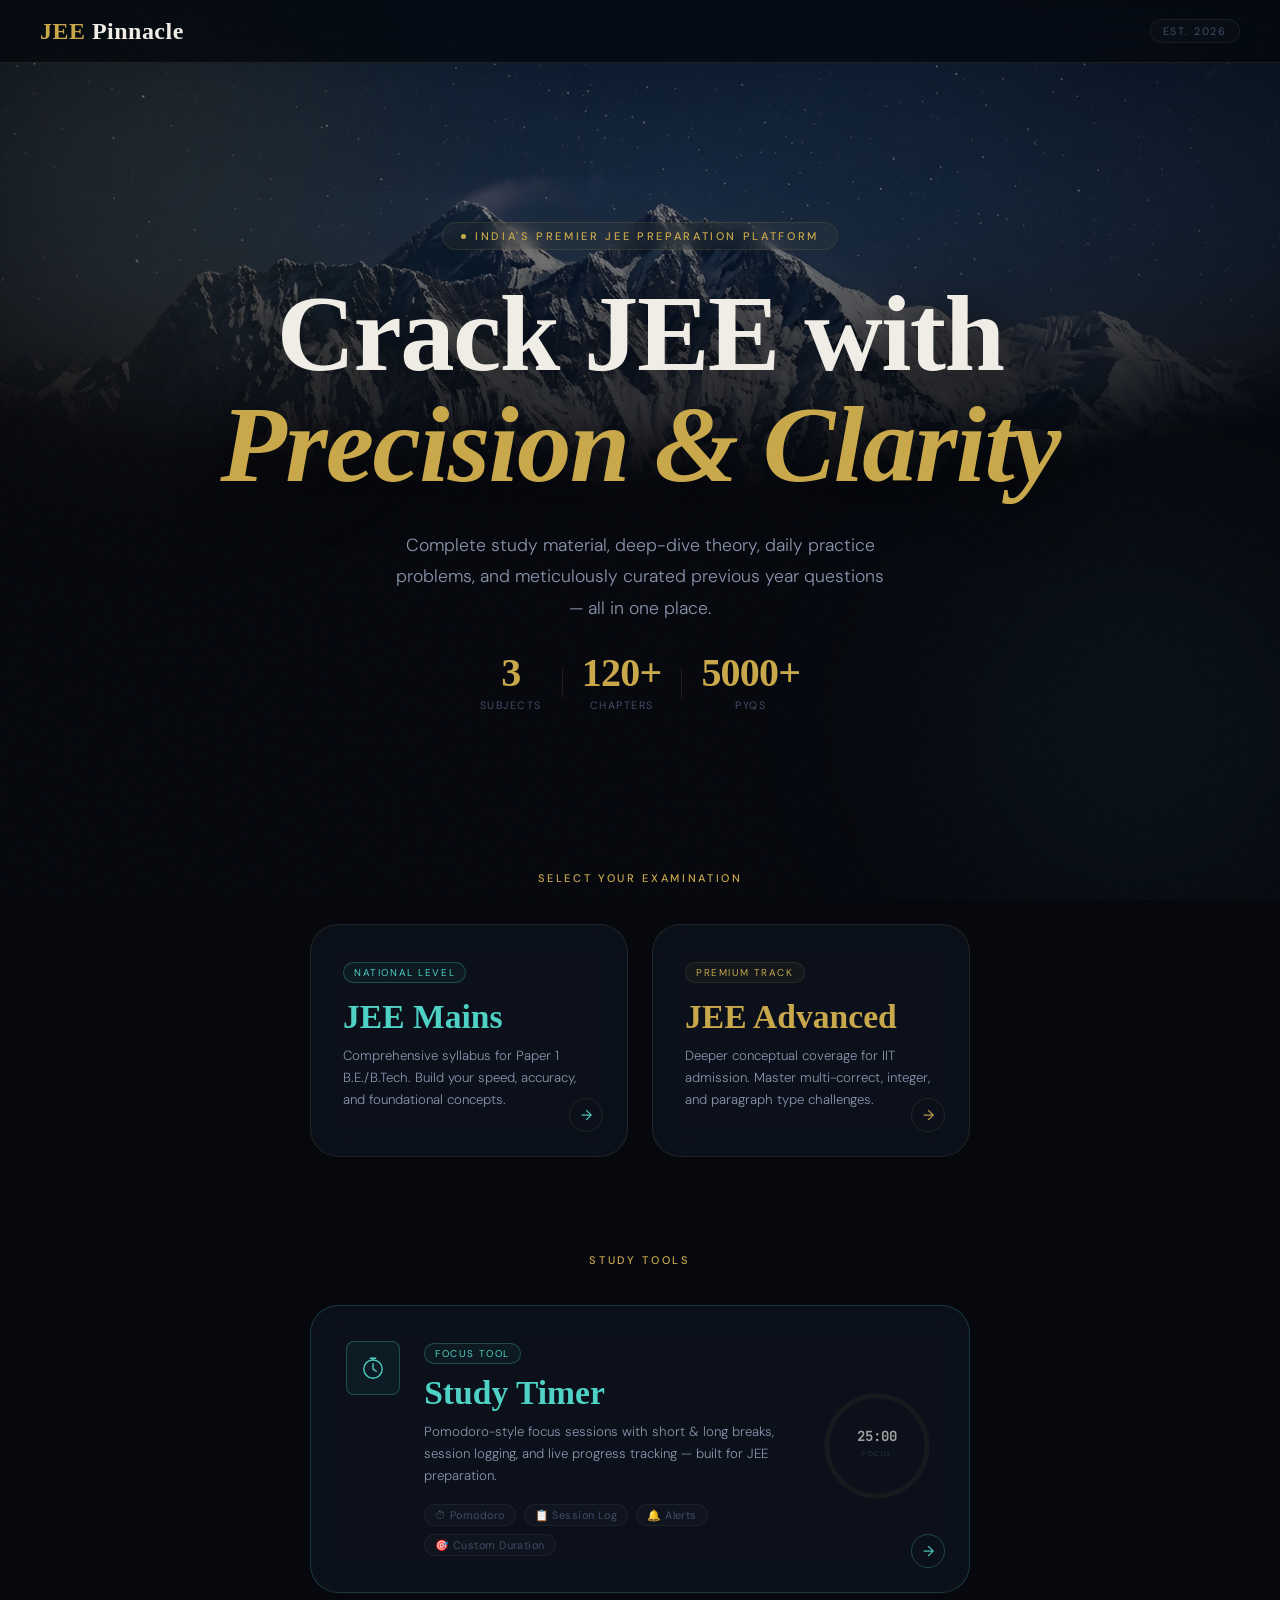
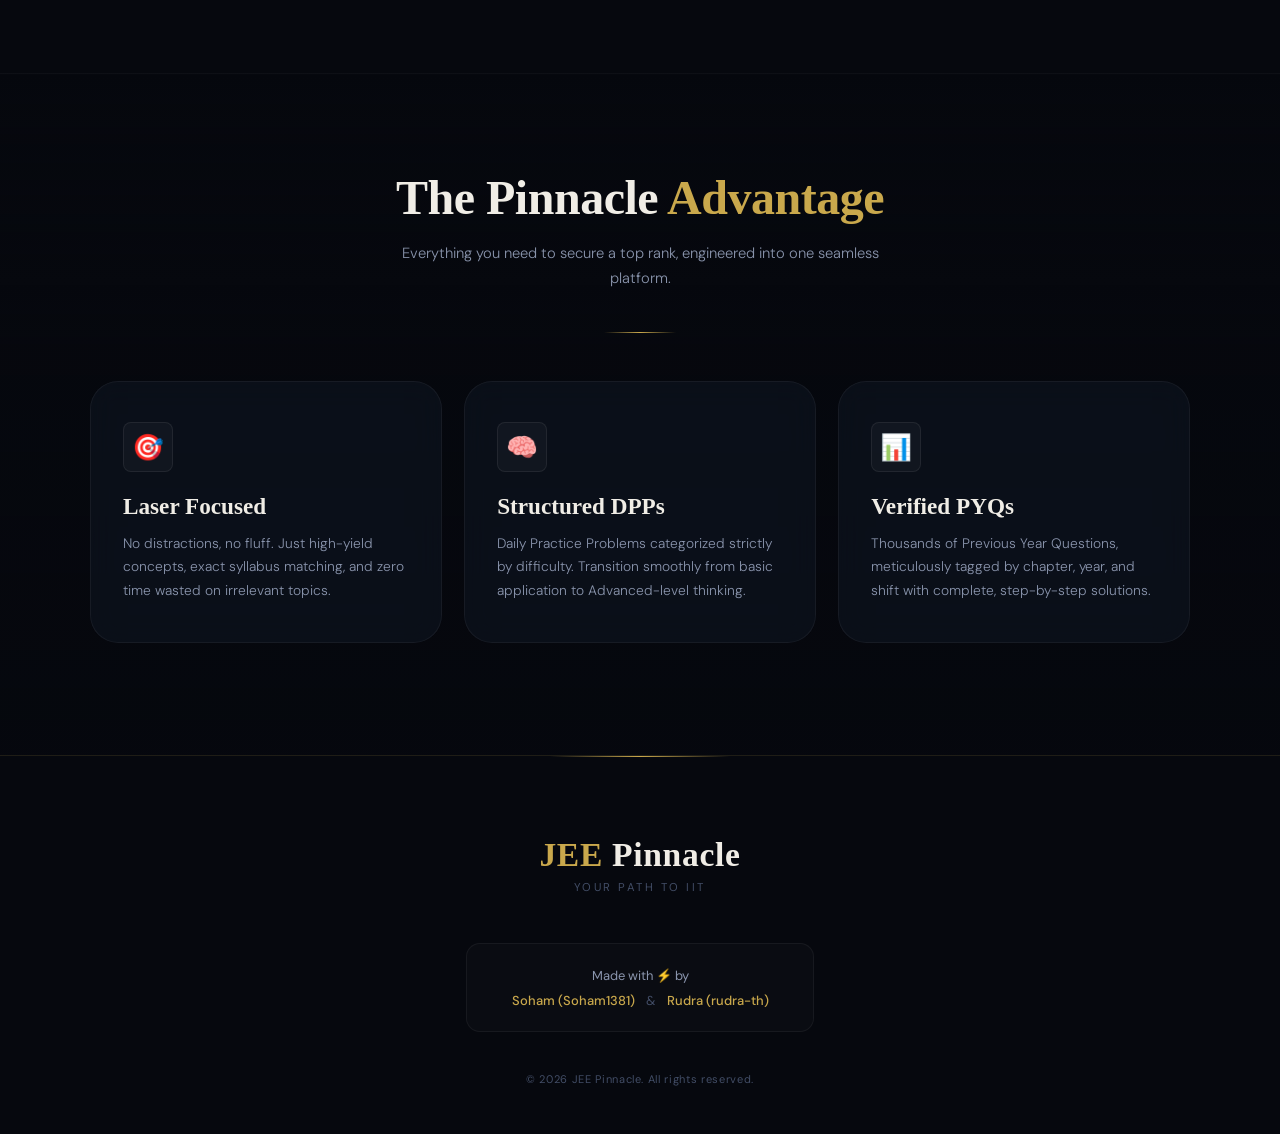
<file: index.html>
<!DOCTYPE html>
<html lang="en">
<head>
<meta charset="UTF-8">
<meta name="viewport" content="width=device-width, initial-scale=1.0">
<title>JEE Pinnacle — Your Path to IIT</title>
<link rel="preconnect" href="https://fonts.googleapis.com">
<link rel="preconnect" href="https://fonts.gstatic.com" crossorigin>
<link href="https://fonts.googleapis.com/css2?family=Cormorant+Garant:ital,wght@0,300;0,400;0,600;0,700;1,400;1,600&family=DM+Sans:opsz,wght@9..40,300;9..40,400;9..40,500;9..40,600&family=JetBrains+Mono:wght@400;500&display=swap" rel="stylesheet">
<link rel="stylesheet" href="style.css">
</head>
<body>

<!-- ░░ FIXED BACKGROUND ░░ -->
<div class="bg-wrapper">
  <div class="bg-image"></div>
  <div class="bg-orb gold"></div>
  <div class="bg-orb cyan"></div>
</div>

<!-- ░░ HOME SCREEN ░░ -->
<div id="screen-home" class="screen active">

  <!-- NAV -->
  <nav>
    <div class="logo">JEE <span>Pinnacle</span></div>
    <div class="nav-est">Est. 2026</div>
  </nav>

  <!-- HERO -->
  <div class="hero">
    <div class="hero-eyebrow reveal">India's Premier JEE Preparation Platform</div>

    <h1 class="hero-title reveal delay-1">
      Crack JEE with<br><em>Precision &amp; Clarity</em>
    </h1>

    <p class="hero-sub reveal delay-2">
      Complete study material, deep-dive theory, daily practice problems, and meticulously curated previous year questions — all in one place.
    </p>

    <div class="stats-row reveal delay-3">
      <div class="stat">
        <div class="stat-num">3</div>
        <div class="stat-label">Subjects</div>
      </div>
      <div class="stat">
        <div class="stat-num">120+</div>
        <div class="stat-label">Chapters</div>
      </div>
      <div class="stat">
        <div class="stat-num">5000+</div>
        <div class="stat-label">PYQs</div>
      </div>
    </div>

  </div>

  <!-- EXAM SELECT -->
  <div class="exam-section">
    <p class="section-label reveal">Select Your Examination</p>

    <div class="exam-cards">
      <div class="exam-card mains reveal delay-1" onclick="location.href='mains.html'">
        <div class="card-tag">National Level</div>
        <h2>JEE Mains</h2>
        <p>Comprehensive syllabus for Paper 1 B.E./B.Tech. Build your speed, accuracy, and foundational concepts.</p>
        <div class="card-arrow">→</div>
      </div>

      <div class="exam-card reveal delay-2" onclick="location.href='advanced.html'">
        <div class="card-tag">Premium Track</div>
        <h2>JEE Advanced</h2>
        <p>Deeper conceptual coverage for IIT admission. Master multi-correct, integer, and paragraph type challenges.</p>
        <div class="card-arrow">→</div>
      </div>
    </div>
  </div>

  <!-- TIMER SECTION -->
  <div class="timer-section">
    <p class="section-label reveal">Study Tools</p>
    <div class="timer-home-card reveal delay-1" onclick="location.href='timer.html'">
      <div class="timer-home-left">
        <div class="timer-home-icon">
          <svg viewBox="0 0 48 48" fill="none" xmlns="http://www.w3.org/2000/svg" width="26" height="26">
            <circle cx="24" cy="26" r="17" stroke="currentColor" stroke-width="2.5"/>
            <path d="M24 16v10l6 4" stroke="currentColor" stroke-width="2.5" stroke-linecap="round" stroke-linejoin="round"/>
            <path d="M19 6h10M24 6v4" stroke="currentColor" stroke-width="2.5" stroke-linecap="round"/>
          </svg>
        </div>
        <div>
          <div class="timer-home-tag">Focus Tool</div>
          <h2 class="timer-home-title">Study Timer</h2>
          <p class="timer-home-desc">Pomodoro-style focus sessions with short &amp; long breaks, session logging, and live progress tracking — built for JEE preparation.</p>
          <div class="timer-home-features">
            <span>⏱ Pomodoro</span>
            <span>📋 Session Log</span>
            <span>🔔 Alerts</span>
            <span>🎯 Custom Duration</span>
          </div>
        </div>
      </div>
      <div class="timer-home-preview" aria-hidden="true">
        <svg viewBox="0 0 120 120" width="120" height="120" xmlns="http://www.w3.org/2000/svg">
          <defs>
            <linearGradient id="hg" x1="0%" y1="0%" x2="100%" y2="100%">
              <stop offset="0%" stop-color="#c9a84c" stop-opacity="0.9"/>
              <stop offset="100%" stop-color="#4fd1c5" stop-opacity="0.9"/>
            </linearGradient>
          </defs>
          <circle cx="60" cy="60" r="50" fill="none" stroke="rgba(201,168,76,0.1)" stroke-width="5"/>
          <circle cx="60" cy="60" r="50" fill="none" stroke="url(#hg)" stroke-width="5"
                  stroke-linecap="round" stroke-dasharray="314" stroke-dashoffset="100"
                  transform="rotate(-90 60 60)" class="preview-arc"/>
          <text x="60" y="55" text-anchor="middle" font-family="'JetBrains Mono',monospace" font-size="14" font-weight="700" fill="#f0ede6">25:00</text>
          <text x="60" y="70" text-anchor="middle" font-family="'DM Sans',sans-serif" font-size="6.5" fill="#424d66" letter-spacing="1.5">FOCUS</text>
        </svg>
      </div>
      <div class="card-arrow timer-arrow">→</div>
    </div>
  </div>

  <!-- FEATURES -->
  <div class="features-section">
    <div class="inner">
      <h2 class="reveal">The Pinnacle <span>Advantage</span></h2>
      <p class="sub reveal delay-1">Everything you need to secure a top rank, engineered into one seamless platform.</p>
      <div class="gold-divider reveal delay-2"></div>

      <div class="features-grid">
        <div class="feature-card reveal delay-1">
          <div class="feature-icon">🎯</div>
          <h3>Laser Focused</h3>
          <p>No distractions, no fluff. Just high-yield concepts, exact syllabus matching, and zero time wasted on irrelevant topics.</p>
        </div>
        <div class="feature-card reveal delay-2">
          <div class="feature-icon">🧠</div>
          <h3>Structured DPPs</h3>
          <p>Daily Practice Problems categorized strictly by difficulty. Transition smoothly from basic application to Advanced-level thinking.</p>
        </div>
        <div class="feature-card reveal delay-3">
          <div class="feature-icon">📊</div>
          <h3>Verified PYQs</h3>
          <p>Thousands of Previous Year Questions, meticulously tagged by chapter, year, and shift with complete, step-by-step solutions.</p>
        </div>
      </div>
    </div>
  </div>

  <!-- FOOTER -->
  <footer>
    <div class="footer-logo reveal">JEE <span>Pinnacle</span></div>
    <div class="footer-tagline reveal delay-1">Your Path to IIT</div>

    <div class="credits reveal delay-2">
      <p>Made with ⚡ by</p>
      <p>
        <a href="https://github.com/Soham1381" target="_blank">Soham (Soham1381)</a>
        <span style="color:var(--text-muted);margin:0 8px;">&</span>
        <a href="https://github.com/rudra-th" target="_blank">Rudra (rudra-th)</a>
      </p>
    </div>

    <div class="copyright reveal delay-3">© 2026 JEE Pinnacle. All rights reserved.</div>
  </footer>

</div><!-- /screen-home -->

<script>
  // Intersection Observer — fade-in on scroll
  document.addEventListener("DOMContentLoaded", function () {
    const observer = new IntersectionObserver((entries) => {
      entries.forEach((entry) => {
        if (entry.isIntersecting) {
          entry.target.classList.add("active");
        }
      });
    }, { threshold: 0.12 });

    document.querySelectorAll(".reveal").forEach((el) => observer.observe(el));

    // Trigger elements already in view on load (hero)
    setTimeout(() => {
      document.querySelectorAll(".reveal").forEach((el) => {
        const rect = el.getBoundingClientRect();
        if (rect.top < window.innerHeight) el.classList.add("active");
      });
    }, 100);
  });
</script>

</body>
</html>
</file>
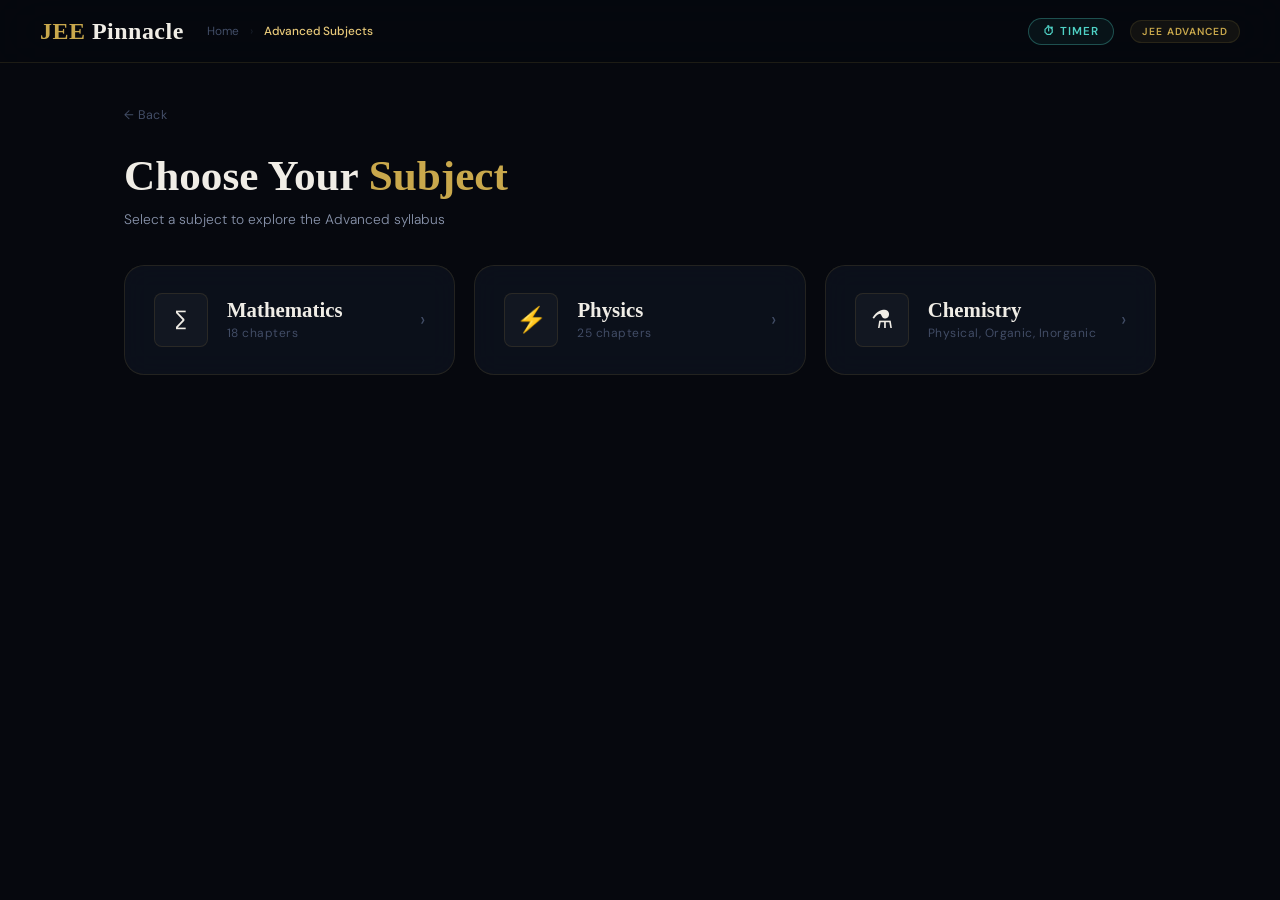
<file: advanced.html>
<!DOCTYPE html>
<html lang="en">
<head>
<meta charset="UTF-8">
<meta name="viewport" content="width=device-width, initial-scale=1.0">
<title>JEE Advanced — Pinnacle</title>
<link rel="preconnect" href="https://fonts.googleapis.com">
<link rel="preconnect" href="https://fonts.gstatic.com" crossorigin>
<link href="https://fonts.googleapis.com/css2?family=Cormorant+Garant:ital,wght@0,400;0,600;0,700;1,400&family=DM+Sans:wght@300;400;500;600&family=JetBrains+Mono:wght@400;500&display=swap" rel="stylesheet">
<link rel="stylesheet" href="style.css">
</head>
<body>

<div id="screen-subjects" class="screen active">
  <nav>
    <div class="logo" onclick="location.href='index.html'">JEE <span>Pinnacle</span></div>
    <div class="breadcrumb">
      <span class="crumb" onclick="location.href='index.html'">Home</span>
      <span class="sep">›</span>
      <span class="crumb active">Advanced Subjects</span>
    </div>
    <a href="timer.html" class="timer-nav-btn">⏱ Timer</a>
    <div class="exam-badge">JEE Advanced</div>
  </nav>
  <div class="content-wrap">
    <button class="back-btn" onclick="location.href='index.html'">← Back</button>
    <div class="section-header">
      <h2>Choose Your <span>Subject</span></h2>
      <p>Select a subject to explore the Advanced syllabus</p>
    </div>
    <div class="subject-grid">
      <div class="subject-card math" onclick="selectSubject('math')">
        <div class="subject-icon">∑</div>
        <div class="info"><h3>Mathematics</h3><p>18 chapters</p></div>
        <div class="chevron">›</div>
      </div>
      <div class="subject-card physics" onclick="selectSubject('physics')">
        <div class="subject-icon">⚡</div>
        <div class="info"><h3>Physics</h3><p>25 chapters</p></div>
        <div class="chevron">›</div>
      </div>
      <div class="subject-card chemistry" onclick="selectSubject('chemistry')">
        <div class="subject-icon">⚗</div>
        <div class="info"><h3>Chemistry</h3><p>Physical, Organic, Inorganic</p></div>
        <div class="chevron">›</div>
      </div>
    </div>
  </div>
</div>

<div id="screen-chem" class="screen">
  <nav>
    <div class="logo" onclick="location.href='index.html'">JEE <span>Pinnacle</span></div>
    <div class="breadcrumb">
      <span class="crumb" onclick="location.href='index.html'">Home</span><span class="sep">›</span>
      <span class="crumb" onclick="showScreen('screen-subjects')">Advanced Subjects</span><span class="sep">›</span>
      <span class="crumb active">Chemistry</span>
    </div>
    <a href="timer.html" class="timer-nav-btn">⏱ Timer</a>
    <div class="exam-badge">JEE Advanced</div>
  </nav>
  <div class="content-wrap">
    <button class="back-btn" onclick="showScreen('screen-subjects')">← Back to Subjects</button>
    <div class="section-header">
      <h2>Chemistry <span>Sections</span></h2>
      <p>Chemistry is divided into three major branches</p>
    </div>
    <div class="subtopic-grid">
      <div class="subtopic-card" onclick="selectChemSection('physical')">
        <div class="sub-icon">🔬</div><h3>Physical Chemistry</h3><p>Mole Concept to Kinetics</p>
      </div>
      <div class="subtopic-card" onclick="selectChemSection('organic')">
        <div class="sub-icon">🧬</div><h3>Organic Chemistry</h3><p>GOC to Named Reactions</p>
      </div>
      <div class="subtopic-card" onclick="selectChemSection('inorganic')">
        <div class="sub-icon">⚗️</div><h3>Inorganic Chemistry</h3><p>Chemical Bonding to Coordination</p>
      </div>
    </div>
  </div>
</div>

<div id="screen-chapters" class="screen">
  <nav>
    <div class="logo" onclick="location.href='index.html'">JEE <span>Pinnacle</span></div>
    <div class="breadcrumb" id="chapter-breadcrumb"></div>
    <a href="timer.html" class="timer-nav-btn">⏱ Timer</a>
    <div class="exam-badge">JEE Advanced</div>
  </nav>
  <div class="content-wrap">
    <button class="back-btn" id="ch-back-btn">← Back</button>
    <div class="section-header">
      <h2 id="chapter-list-title">Chapters</h2>
      <p id="chapter-list-sub"></p>
    </div>
    <div class="chapter-list" id="chapter-list"></div>
  </div>
</div>

<div id="screen-content" class="screen">
  <nav>
    <div class="logo" onclick="location.href='index.html'">JEE <span>Pinnacle</span></div>
    <div class="breadcrumb" id="content-breadcrumb"></div>
    <a href="timer.html" class="timer-nav-btn">⏱ Timer</a>
    <div class="exam-badge">JEE Advanced</div>
  </nav>
  <div class="content-wrap">
    <button class="back-btn" id="content-back-btn">← Back to Chapters</button>
    <div class="chapter-header">
      <h2 id="content-chapter-title"></h2>
      <div class="meta">
        <span class="exam-badge">JEE Advanced</span>
        <span class="exam-badge" id="content-subject-tag" style="background:transparent; border-color:var(--border);"></span>
      </div>
    </div>

    <div class="tabs">
      <button class="tab-btn active" onclick="switchTab('dpp')" id="tab-dpp"><span class="tab-icon">✏️</span> Adv DPP</button>
      <button class="tab-btn" onclick="switchTab('pyq')" id="tab-pyq"><span class="tab-icon">📋</span> Adv PYQs</button>
    </div>

    <div class="tab-panel active" id="panel-dpp">
      <div class="empty-state"><h4>Advanced DPP Material</h4><p>Multi-correct and integer type practice problems.</p></div>
    </div>
    <div class="tab-panel" id="panel-pyq">
      <div class="empty-state"><h4>Advanced Year Questions</h4><p>Upload Advanced PYQs from 2015-2024 here.</p></div>
    </div>
  </div>
</div>

<script>
const SYLLABUS = {
  math: ["Sets, Relations and Functions","Complex Numbers & De Moivre's Theorem","Quadratic Equations & Inequalities","Matrices, Determinants & Systems","Permutations, Combinations & Binomial","Sequences, Series & Limits","Differential Calculus — Functions & Derivatives","Applications of Derivatives & Mean Value Theorems","Indefinite & Definite Integration","Differential Equations & Applications","Coordinate Geometry — Straight Lines & Circles","Conic Sections — Parabola, Ellipse, Hyperbola","Three Dimensional Geometry","Vector Algebra & Applications","Probability — Classical & Advanced","Trigonometry & Inverse Functions","Mathematical Induction & Reasoning","Logarithms & Functional Equations"],
  physics: ["Dimensional Analysis & Measurement","Kinematics — 1D, 2D & Projectile","Laws of Motion — Dynamics","Work, Energy, Power & Collisions","Rotational Dynamics & Moment of Inertia","Gravitation & Orbital Mechanics","Fluid Statics & Dynamics","Elasticity & Surface Tension","Thermal Expansion & Calorimetry","Kinetic Theory & Gas Laws","First & Second Laws of Thermodynamics","Simple Harmonic Motion & Oscillations","Wave Mechanics — Superposition & Doppler Effect","Electrostatics — Fields & Potentials","Capacitors — Energy & Circuits","Current Electricity — Kirchhoff's Laws","Magnetic Force — Biot-Savart & Ampere's Law","Electromagnetic Induction — Faraday & Lenz","Alternating Current Circuits","Electromagnetic Waves — Maxwell's Equations","Geometrical Optics — Mirrors & Lenses","Wave Optics — Interference & Diffraction","Modern Physics — Photoelectric Effect & Compton","Nuclear Physics — Radioactivity & Reactions","Electronics — Semiconductors & Logic Gates"],
  chemistry: {
    physical: ["Mole Concept & Stoichiometry","Atomic Structure & Quantum Mechanics","Chemical Bonding — VBT, MOT, VSEPR","States of Matter & Real Gases","Thermodynamics & Thermochemistry","Chemical & Ionic Equilibrium","Redox Reactions & Electrochemistry","Solutions & Colligative Properties","Chemical Kinetics & Rate Laws","Surface Chemistry & Adsorption"],
    organic: ["GOC — Structure, Nomenclature, Isomerism","GOC — Reaction Mechanisms & Effects","Hydrocarbons — Alkanes, Alkenes, Alkynes","Stereochemistry","Aromaticity & Aromatic Compounds","Haloalkanes & Haloarenes","Alcohols, Phenols & Ethers","Carbonyl Compounds","Carboxylic Acids & Derivatives","Amines & Diazonium Salts","Biomolecules & Named Reactions","Practical Organic Chemistry"],
    inorganic: ["Periodic Properties & Chemical Bonding","Hydrogen & Hydrides","s-Block — Alkali & Alkaline Earth","p-Block — Boron & Carbon Family","p-Block — Nitrogen & Oxygen Family","p-Block — Halogens & Noble Gases","d-Block — Transition Elements","f-Block — Lanthanides & Actinides","Coordination Chemistry — Werner's Theory","Coordination Chemistry — Isomerism & EAN","Extractive Metallurgy","Qualitative Salt Analysis"]
  }
};

let state = { subject: null, chemSection: null, chapter: null };

function showScreen(id) {
  document.querySelectorAll('.screen').forEach(s => s.classList.remove('active'));
  document.getElementById(id).classList.add('active');
  window.scrollTo(0, 0);
}

function selectSubject(subject) {
  state.subject = subject; state.chemSection = null;
  if (subject === 'chemistry') { showScreen('screen-chem'); } else { loadChapterList(); }
}

function selectChemSection(section) {
  state.chemSection = section; loadChapterList();
}

function loadChapterList() {
  let chapters, titleText;
  if (state.subject === 'chemistry') {
    chapters = SYLLABUS.chemistry[state.chemSection];
    const labels = { physical:'Physical Chemistry', organic:'Organic Chemistry', inorganic:'Inorganic Chemistry' };
    titleText = `<span>${labels[state.chemSection]}</span>`;
  } else {
    chapters = SYLLABUS[state.subject];
    const labels = { math:'Mathematics', physics:'Physics' };
    titleText = `<span>${labels[state.subject]}</span> Chapters`;
  }

  document.getElementById('chapter-list-title').innerHTML = titleText;
  document.getElementById('chapter-list-sub').textContent = `${chapters.length} chapters · JEE Advanced`;
  document.getElementById('ch-back-btn').onclick = state.subject === 'chemistry' ? () => showScreen('screen-chem') : () => showScreen('screen-subjects');

  const subLabel = state.subject === 'chemistry' ? ({physical:'Phys. Chem',organic:'Org. Chem',inorganic:'Inorg. Chem'}[state.chemSection]) : ({math:'Mathematics',physics:'Physics'}[state.subject]);
  document.getElementById('chapter-breadcrumb').innerHTML = `<span class="crumb" onclick="location.href='index.html'">Home</span><span class="sep">›</span><span class="crumb" onclick="showScreen('screen-subjects')">Advanced Subjects</span>${state.subject==='chemistry'?`<span class="sep">›</span><span class="crumb" onclick="showScreen('screen-chem')">Chemistry</span>`:''}<span class="sep">›</span><span class="crumb active">${subLabel}</span>`;

  document.getElementById('chapter-list').innerHTML = chapters.map((ch, i) => `
    <div class="chapter-item" onclick="openChapter('${ch.replace(/'/g, "\\'")}')">
      <span class="ch-num">${String(i+1).padStart(2,'0')}</span>
      <span class="ch-name">${ch}</span>
      <div class="ch-tags"><span class="ch-tag">Theory</span><span class="ch-tag">DPP</span><span class="ch-tag">PYQs</span></div>
      <span class="ch-arrow">›</span>
    </div>
  `).join('');
  showScreen('screen-chapters');
}

function openChapter(chName) {
  state.chapter = chName;
  const subLabel = state.subject === 'chemistry' ? ({physical:'Physical Chem',organic:'Organic Chem',inorganic:'Inorganic Chem'}[state.chemSection]) : ({math:'Mathematics',physics:'Physics'}[state.subject]);
  document.getElementById('content-chapter-title').textContent = chName;
  document.getElementById('content-subject-tag').textContent = subLabel;
  document.getElementById('content-breadcrumb').innerHTML = `<span class="crumb" onclick="location.href='index.html'">Home</span><span class="sep">›</span><span class="crumb" onclick="loadChapterList()">${subLabel}</span><span class="sep">›</span><span class="crumb active">${chName}</span>`;
  document.getElementById('content-back-btn').onclick = loadChapterList;
  switchTab('dpp');
  showScreen('screen-content');
}

function switchTab(tab) {
  document.querySelectorAll('.tab-btn').forEach(b => b.classList.remove('active'));
  document.getElementById('tab-'+tab).classList.add('active');
  document.querySelectorAll('.tab-panel').forEach(p => p.classList.remove('active'));
  document.getElementById('panel-'+tab).classList.add('active');
}
</script>
</body>
</html>
</file>
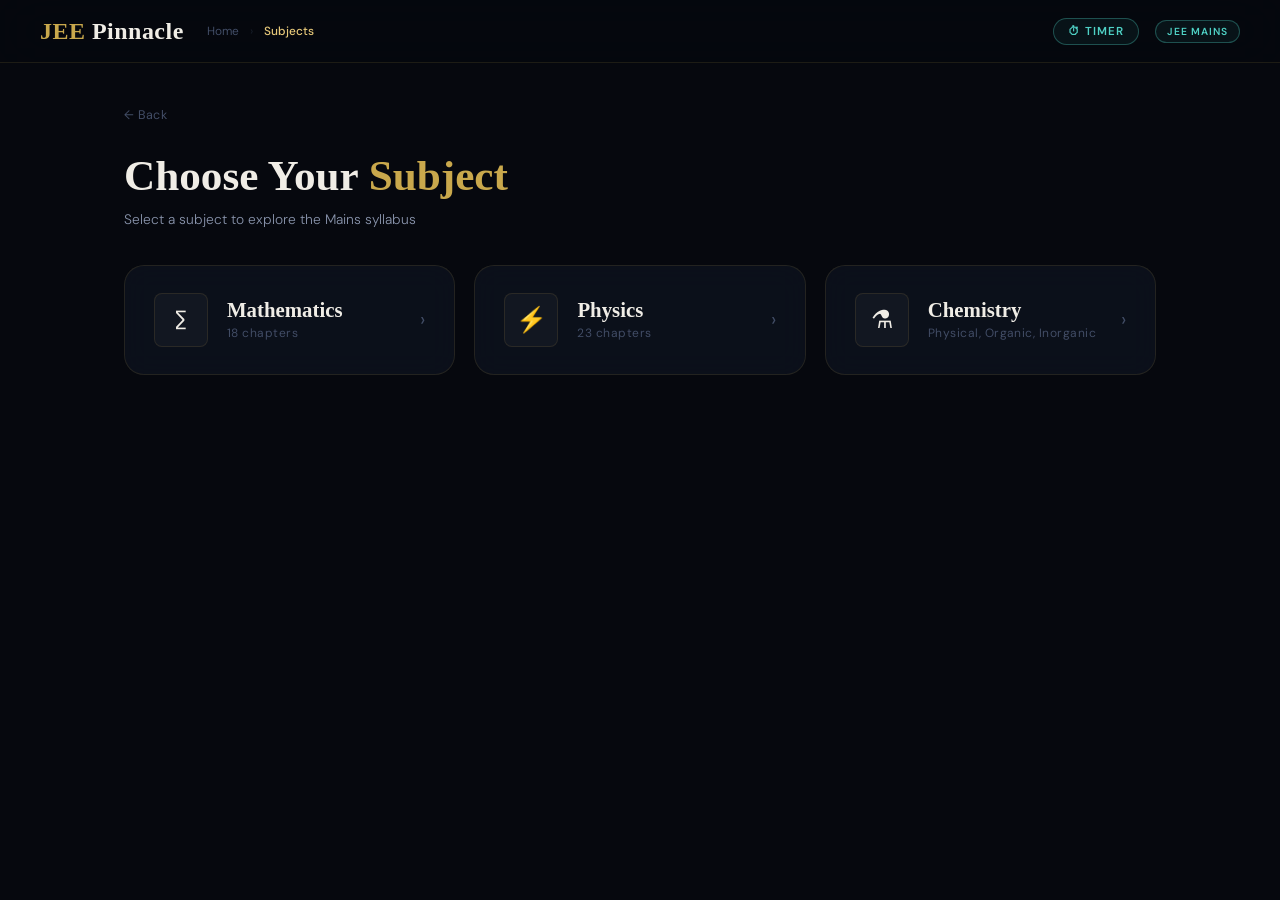
<file: mains.html>
<!DOCTYPE html>
<html lang="en">
<head>
<meta charset="UTF-8">
<meta name="viewport" content="width=device-width, initial-scale=1.0">
<title>JEE Mains — Pinnacle</title>
<link rel="preconnect" href="https://fonts.googleapis.com">
<link rel="preconnect" href="https://fonts.gstatic.com" crossorigin>
<link href="https://fonts.googleapis.com/css2?family=Cormorant+Garant:ital,wght@0,400;0,600;0,700;1,400&family=DM+Sans:wght@300;400;500;600&family=JetBrains+Mono:wght@400;500&display=swap" rel="stylesheet">
<link rel="stylesheet" href="style.css">
</head>
<body>

<div id="screen-subjects" class="screen active">
  <nav>
    <div class="logo" onclick="location.href='index.html'">JEE <span>Pinnacle</span></div>
    <div class="breadcrumb">
      <span class="crumb" onclick="location.href='index.html'">Home</span>
      <span class="sep">›</span>
      <span class="crumb active">Subjects</span>
    </div>
    <a href="timer.html" class="timer-nav-btn">⏱ Timer</a>
    <div class="exam-badge badge-mains">JEE Mains</div>
  </nav>
  <div class="content-wrap">
    <button class="back-btn" onclick="location.href='index.html'">← Back</button>
    <div class="section-header">
      <h2>Choose Your <span>Subject</span></h2>
      <p>Select a subject to explore the Mains syllabus</p>
    </div>
    <div class="subject-grid">
      <div class="subject-card math" onclick="selectSubject('math')">
        <div class="subject-icon">∑</div>
        <div class="info"><h3>Mathematics</h3><p>18 chapters</p></div>
        <div class="chevron">›</div>
      </div>
      <div class="subject-card physics" onclick="selectSubject('physics')">
        <div class="subject-icon">⚡</div>
        <div class="info"><h3>Physics</h3><p>23 chapters</p></div>
        <div class="chevron">›</div>
      </div>
      <div class="subject-card chemistry" onclick="selectSubject('chemistry')">
        <div class="subject-icon">⚗</div>
        <div class="info"><h3>Chemistry</h3><p>Physical, Organic, Inorganic</p></div>
        <div class="chevron">›</div>
      </div>
    </div>
  </div>
</div>

<div id="screen-chem" class="screen">
  <nav>
    <div class="logo" onclick="location.href='index.html'">JEE <span>Pinnacle</span></div>
    <div class="breadcrumb">
      <span class="crumb" onclick="location.href='index.html'">Home</span><span class="sep">›</span>
      <span class="crumb" onclick="showScreen('screen-subjects')">Subjects</span><span class="sep">›</span>
      <span class="crumb active">Chemistry</span>
    </div>
    <a href="timer.html" class="timer-nav-btn">⏱ Timer</a>
    <div class="exam-badge badge-mains">JEE Mains</div>
  </nav>
  <div class="content-wrap">
    <button class="back-btn" onclick="showScreen('screen-subjects')">← Back to Subjects</button>
    <div class="section-header">
      <h2>Chemistry <span>Sections</span></h2>
      <p>Chemistry is divided into three major branches</p>
    </div>
    <div class="subtopic-grid">
      <div class="subtopic-card" onclick="selectChemSection('physical')">
        <div class="sub-icon">🔬</div><h3>Physical Chemistry</h3><p>Thermodynamics, Kinetics & more</p>
      </div>
      <div class="subtopic-card" onclick="selectChemSection('organic')">
        <div class="sub-icon">🧬</div><h3>Organic Chemistry</h3><p>GOC, Hydrocarbons, Biomolecules</p>
      </div>
      <div class="subtopic-card" onclick="selectChemSection('inorganic')">
        <div class="sub-icon">⚗️</div><h3>Inorganic Chemistry</h3><p>Periodic Table, p-Block, Coordination</p>
      </div>
    </div>
  </div>
</div>

<div id="screen-chapters" class="screen">
  <nav>
    <div class="logo" onclick="location.href='index.html'">JEE <span>Pinnacle</span></div>
    <div class="breadcrumb" id="chapter-breadcrumb"></div>
    <a href="timer.html" class="timer-nav-btn">⏱ Timer</a>
    <div class="exam-badge badge-mains">JEE Mains</div>
  </nav>
  <div class="content-wrap">
    <button class="back-btn" id="ch-back-btn">← Back</button>
    <div class="section-header">
      <h2 id="chapter-list-title">Chapters</h2>
      <p id="chapter-list-sub"></p>
    </div>
    <div class="chapter-list" id="chapter-list"></div>
  </div>
</div>

<div id="screen-content" class="screen">
  <nav>
    <div class="logo" onclick="location.href='index.html'">JEE <span>Pinnacle</span></div>
    <div class="breadcrumb" id="content-breadcrumb"></div>
    <a href="timer.html" class="timer-nav-btn">⏱ Timer</a>
    <div class="exam-badge badge-mains">JEE Mains</div>
  </nav>
  <div class="content-wrap">
    <button class="back-btn" id="content-back-btn">← Back to Chapters</button>
    <div class="chapter-header">
      <h2 id="content-chapter-title"></h2>
      <div class="meta">
        <span class="exam-badge badge-mains">JEE Mains</span>
        <span class="exam-badge" id="content-subject-tag"></span>
      </div>
    </div>

    <div class="tabs">
      <button class="tab-btn active" onclick="switchTab('dpp')" id="tab-dpp"><span class="tab-icon">✏️</span> DPP</button>
      <button class="tab-btn" onclick="switchTab('pyq')" id="tab-pyq"><span class="tab-icon">📋</span> PYQs</button>
    </div>

    <div class="tab-panel active" id="panel-dpp">
      <div class="empty-state"><h4>DPP Material</h4><p>Add your practice problems for this chapter.</p></div>
    </div>
    <div class="tab-panel" id="panel-pyq">
      <div class="empty-state"><h4>Previous Year Questions</h4><p>Upload PYQs from 2019-2024 here.</p></div>
    </div>
  </div>
</div>

<script>
const SYLLABUS = {
  math: ["Sets, Relations and Functions","Complex Numbers & Quadratic Equations","Matrices and Determinants","Permutations and Combinations","Mathematical Induction","Binomial Theorem","Sequences and Series","Limits, Continuity and Differentiability","Applications of Derivatives","Integral Calculus","Differential Equations","Coordinate Geometry — Straight Lines","Conic Sections","Three Dimensional Geometry","Vector Algebra","Statistics & Probability","Trigonometry & Inverse Trigonometric Functions","Mathematical Reasoning"],
  physics: ["Units, Dimensions & Measurement","Kinematics in 1D & 2D","Laws of Motion & Friction","Work, Energy and Power","Centre of Mass & Collisions","Rotational Motion","Gravitation","Properties of Matter & Fluid Mechanics","Thermal Properties & Calorimetry","Kinetic Theory of Gases","Thermodynamics","Simple Harmonic Motion","Waves & Sound","Electrostatics","Current Electricity","Moving Charges & Magnetism","Electromagnetic Induction & AC Circuits","Electromagnetic Waves","Ray Optics","Wave Optics","Dual Nature of Matter & Radiation","Atoms & Nuclei","Semiconductor Devices"],
  chemistry: {
    physical: ["Some Basic Concepts of Chemistry","Atomic Structure","States of Matter: Gases & Liquids","Chemical Bonding & Molecular Structure","Thermodynamics","Chemical Equilibrium","Ionic Equilibrium","Redox Reactions","Solutions","Electrochemistry","Chemical Kinetics","Surface Chemistry"],
    organic: ["General Organic Chemistry (GOC)","Hydrocarbons","Haloalkanes and Haloarenes","Alcohols, Phenols and Ethers","Aldehydes, Ketones and Carboxylic Acids","Amines","Biomolecules","Polymers","Chemistry in Everyday Life"],
    inorganic: ["Periodic Table & Periodicity","Hydrogen & its Compounds","s-Block Elements","p-Block Elements (Group 13-14)","p-Block Elements (Group 15-18)","d and f Block Elements","Coordination Compounds","Metallurgy","Qualitative Inorganic Analysis"]
  }
};

let state = { subject: null, chemSection: null, chapter: null };

function showScreen(id) {
  document.querySelectorAll('.screen').forEach(s => s.classList.remove('active'));
  document.getElementById(id).classList.add('active');
  window.scrollTo(0, 0);
}

function selectSubject(subject) {
  state.subject = subject; state.chemSection = null;
  if (subject === 'chemistry') { showScreen('screen-chem'); } else { loadChapterList(); }
}

function selectChemSection(section) {
  state.chemSection = section; loadChapterList();
}

function loadChapterList() {
  let chapters, titleText;
  if (state.subject === 'chemistry') {
    chapters = SYLLABUS.chemistry[state.chemSection];
    const labels = { physical:'Physical Chemistry', organic:'Organic Chemistry', inorganic:'Inorganic Chemistry' };
    titleText = `<span>${labels[state.chemSection]}</span>`;
  } else {
    chapters = SYLLABUS[state.subject];
    const labels = { math:'Mathematics', physics:'Physics' };
    titleText = `<span>${labels[state.subject]}</span> Chapters`;
  }

  document.getElementById('chapter-list-title').innerHTML = titleText;
  document.getElementById('chapter-list-sub').textContent = `${chapters.length} chapters · JEE Mains`;
  document.getElementById('ch-back-btn').onclick = state.subject === 'chemistry' ? () => showScreen('screen-chem') : () => showScreen('screen-subjects');

  const subLabel = state.subject === 'chemistry' ? ({physical:'Phys. Chem',organic:'Org. Chem',inorganic:'Inorg. Chem'}[state.chemSection]) : ({math:'Mathematics',physics:'Physics'}[state.subject]);
  document.getElementById('chapter-breadcrumb').innerHTML = `<span class="crumb" onclick="location.href='index.html'">Home</span><span class="sep">›</span><span class="crumb" onclick="showScreen('screen-subjects')">Subjects</span>${state.subject==='chemistry'?`<span class="sep">›</span><span class="crumb" onclick="showScreen('screen-chem')">Chemistry</span>`:''}<span class="sep">›</span><span class="crumb active">${subLabel}</span>`;

  document.getElementById('chapter-list').innerHTML = chapters.map((ch, i) => `
    <div class="chapter-item" onclick="openChapter('${ch.replace(/'/g, "\\'")}')">
      <span class="ch-num">${String(i+1).padStart(2,'0')}</span>
      <span class="ch-name">${ch}</span>
      <div class="ch-tags"><span class="ch-tag">Theory</span><span class="ch-tag">DPP</span><span class="ch-tag">PYQs</span></div>
      <span class="ch-arrow">›</span>
    </div>
  `).join('');
  showScreen('screen-chapters');
}

function openChapter(chName) {
  state.chapter = chName;
  const subLabel = state.subject === 'chemistry' ? ({physical:'Physical Chem',organic:'Organic Chem',inorganic:'Inorganic Chem'}[state.chemSection]) : ({math:'Mathematics',physics:'Physics'}[state.subject]);
  document.getElementById('content-chapter-title').textContent = chName;
  document.getElementById('content-subject-tag').textContent = subLabel;
  document.getElementById('content-breadcrumb').innerHTML = `<span class="crumb" onclick="location.href='index.html'">Home</span><span class="sep">›</span><span class="crumb" onclick="loadChapterList()">${subLabel}</span><span class="sep">›</span><span class="crumb active">${chName}</span>`;
  document.getElementById('content-back-btn').onclick = loadChapterList;
  switchTab('dpp');
  showScreen('screen-content');
}

function switchTab(tab) {
  document.querySelectorAll('.tab-btn').forEach(b => b.classList.remove('active'));
  document.getElementById('tab-'+tab).classList.add('active');
  document.querySelectorAll('.tab-panel').forEach(p => p.classList.remove('active'));
  document.getElementById('panel-'+tab).classList.add('active');
}
</script>
</body>
</html>
</file>
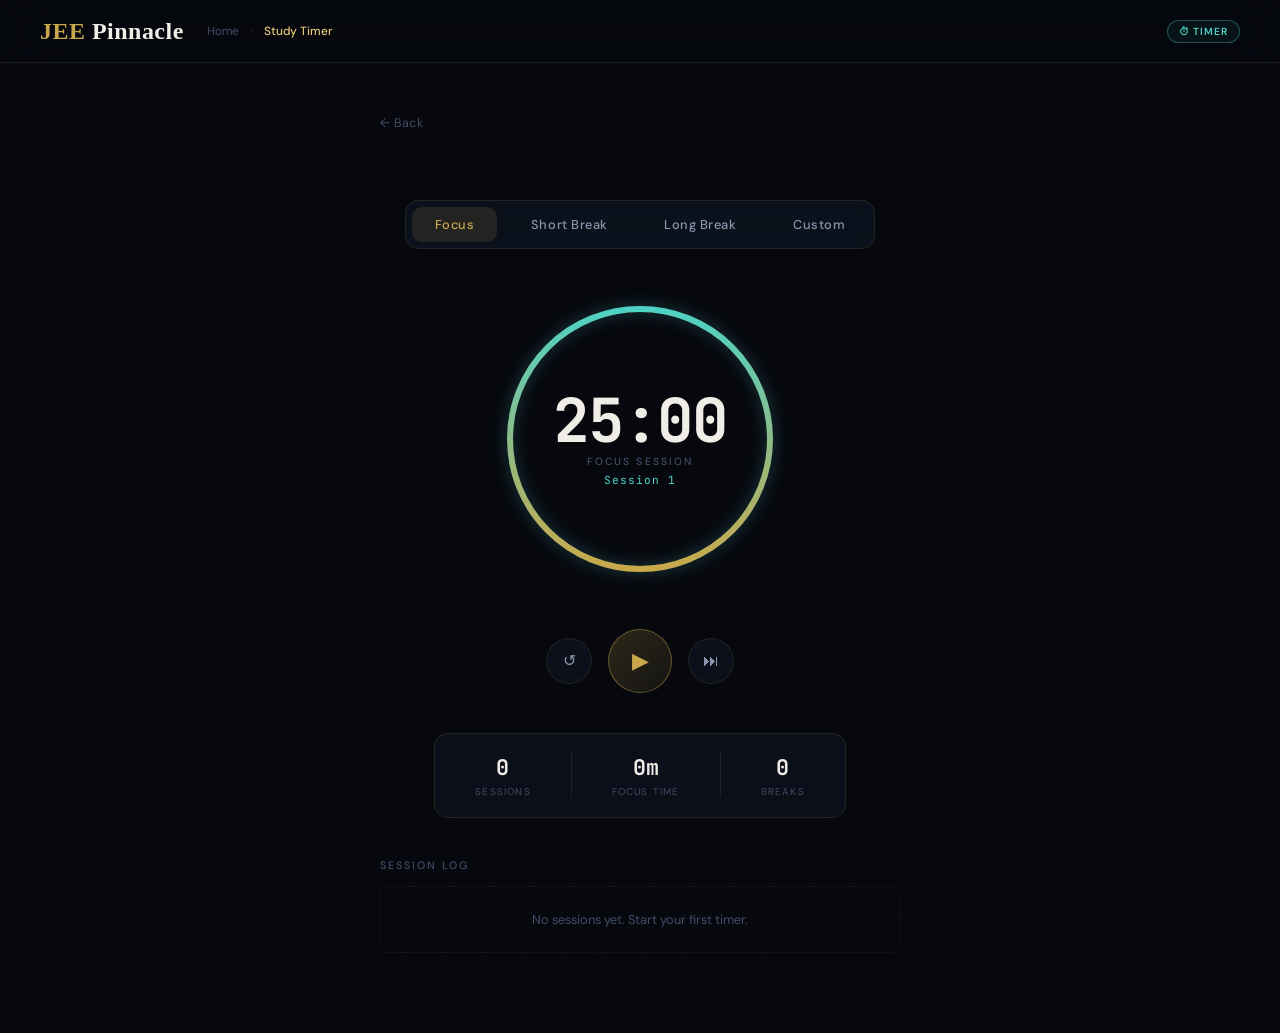
<file: timer.html>
<!DOCTYPE html>
<html lang="en">
<head>
<meta charset="UTF-8">
<meta name="viewport" content="width=device-width, initial-scale=1.0">
<title>Study Timer — JEE Pinnacle</title>
<link rel="preconnect" href="https://fonts.googleapis.com">
<link rel="preconnect" href="https://fonts.gstatic.com" crossorigin>
<link href="https://fonts.googleapis.com/css2?family=Cormorant+Garant:ital,wght@0,400;0,600;0,700;1,400&family=DM+Sans:wght@300;400;500;600&family=JetBrains+Mono:wght@400;500;700&display=swap" rel="stylesheet">
<link rel="stylesheet" href="style.css">
<style>
/* ── TIMER PAGE SPECIFIC ────────────────────────────────────── */
.timer-page {
  flex: 1;
  display: flex;
  flex-direction: column;
  align-items: center;
  justify-content: flex-start;
  padding: 3rem 1.5rem 5rem;
  gap: 2.5rem;
  position: relative;
}

/* Mode Selector */
.mode-selector {
  display: flex;
  gap: 0.75rem;
  background: rgba(15,22,35,0.7);
  border: 1px solid var(--border);
  border-radius: var(--r-md);
  padding: 6px;
  backdrop-filter: blur(12px);
}
.mode-btn {
  padding: 0.55rem 1.4rem;
  border-radius: 10px;
  border: none;
  background: transparent;
  color: var(--text-secondary);
  font-family: 'DM Sans', sans-serif;
  font-size: 0.8rem;
  font-weight: 500;
  letter-spacing: 0.04em;
  cursor: pointer;
  transition: background 0.22s, color 0.22s;
}
.mode-btn.active {
  background: rgba(201,168,76,0.12);
  color: var(--gold);
}
.mode-btn:hover:not(.active) {
  background: rgba(255,255,255,0.04);
  color: var(--text-primary);
}

/* Clock Face */
.clock-face {
  position: relative;
  display: flex;
  align-items: center;
  justify-content: center;
  width: 300px;
  height: 300px;
}
.clock-svg {
  position: absolute;
  inset: 0;
  width: 100%;
  height: 100%;
  transform: rotate(-90deg);
}
.clock-track {
  fill: none;
  stroke: rgba(201,168,76,0.08);
  stroke-width: 6;
}
.clock-progress {
  fill: none;
  stroke: url(#timerGradient);
  stroke-width: 6;
  stroke-linecap: round;
  transition: stroke-dashoffset 1s linear;
}
.clock-glow {
  fill: none;
  stroke: rgba(79,209,197,0.15);
  stroke-width: 14;
  stroke-linecap: round;
  transition: stroke-dashoffset 1s linear;
  filter: blur(6px);
}
.clock-inner {
  display: flex;
  flex-direction: column;
  align-items: center;
  gap: 0.3rem;
  z-index: 1;
}
.time-display {
  font-family: 'JetBrains Mono', monospace;
  font-size: 3.8rem;
  font-weight: 700;
  color: var(--text-primary);
  letter-spacing: -0.02em;
  line-height: 1;
}
.time-display.running {
  color: var(--gold-light);
}
.time-display.paused {
  color: var(--text-secondary);
}
.mode-label {
  font-size: 0.65rem;
  letter-spacing: 0.2em;
  text-transform: uppercase;
  color: var(--text-muted);
  font-weight: 500;
}
.session-count {
  font-size: 0.7rem;
  color: var(--cyan);
  letter-spacing: 0.08em;
  font-family: 'JetBrains Mono', monospace;
}

/* Controls */
.controls {
  display: flex;
  align-items: center;
  gap: 1rem;
}
.ctrl-btn {
  width: 46px; height: 46px;
  border-radius: 50%;
  border: 1px solid var(--border);
  background: rgba(15,22,35,0.6);
  color: var(--text-secondary);
  font-size: 1rem;
  cursor: pointer;
  display: flex; align-items: center; justify-content: center;
  transition: background 0.22s, border-color 0.22s, color 0.22s, transform 0.18s;
  backdrop-filter: blur(8px);
}
.ctrl-btn:hover {
  background: rgba(255,255,255,0.06);
  border-color: rgba(201,168,76,0.3);
  color: var(--text-primary);
  transform: scale(1.07);
}
.play-btn {
  width: 64px; height: 64px;
  font-size: 1.4rem;
  background: linear-gradient(135deg, rgba(201,168,76,0.2), rgba(201,168,76,0.08));
  border-color: var(--border-strong);
  color: var(--gold);
}
.play-btn:hover {
  background: linear-gradient(135deg, rgba(201,168,76,0.32), rgba(201,168,76,0.14));
  border-color: var(--gold);
  color: var(--gold-light);
  box-shadow: 0 0 28px rgba(201,168,76,0.22);
}
.play-btn.running {
  background: linear-gradient(135deg, rgba(79,209,197,0.18), rgba(79,209,197,0.06));
  border-color: rgba(79,209,197,0.5);
  color: var(--cyan);
}

/* Duration picker */
.duration-row {
  display: flex;
  align-items: center;
  gap: 0.6rem;
  flex-wrap: wrap;
  justify-content: center;
}
.dur-label {
  font-size: 0.7rem;
  color: var(--text-muted);
  letter-spacing: 0.12em;
  text-transform: uppercase;
  width: 100%;
  text-align: center;
  margin-bottom: -0.2rem;
}
.dur-chip {
  padding: 5px 14px;
  border-radius: 20px;
  border: 1px solid var(--border);
  background: rgba(15,22,35,0.6);
  color: var(--text-secondary);
  font-size: 0.78rem;
  font-family: 'JetBrains Mono', monospace;
  cursor: pointer;
  transition: background 0.2s, border-color 0.2s, color 0.2s;
}
.dur-chip.active {
  border-color: var(--border-strong);
  color: var(--gold);
  background: rgba(201,168,76,0.08);
}
.dur-chip:hover:not(.active) {
  background: rgba(255,255,255,0.04);
  color: var(--text-primary);
}

/* Stats strip */
.stats-strip {
  display: flex;
  gap: 2.5rem;
  border: 1px solid var(--border);
  border-radius: var(--r-md);
  padding: 1.2rem 2.5rem;
  background: rgba(15,22,35,0.55);
  backdrop-filter: blur(12px);
}
.stat-cell {
  display: flex;
  flex-direction: column;
  align-items: center;
  gap: 4px;
}
.stat-val {
  font-family: 'JetBrains Mono', monospace;
  font-size: 1.35rem;
  font-weight: 700;
  color: var(--text-primary);
}
.stat-lbl {
  font-size: 0.62rem;
  color: var(--text-muted);
  letter-spacing: 0.12em;
  text-transform: uppercase;
}
.stat-divider {
  width: 1px;
  background: var(--border);
  align-self: stretch;
}

/* Session log */
.log-section {
  width: 100%;
  max-width: 520px;
}
.log-title {
  font-size: 0.68rem;
  letter-spacing: 0.18em;
  text-transform: uppercase;
  color: var(--text-muted);
  font-weight: 500;
}
.log-title-row {
  display: flex;
  align-items: center;
  justify-content: space-between;
  margin-bottom: 0.9rem;
}
.clear-log-btn {
  display: none;
  align-items: center;
  font-size: 0.67rem;
  font-family: 'DM Sans', sans-serif;
  font-weight: 500;
  letter-spacing: 0.08em;
  text-transform: uppercase;
  color: var(--text-muted);
  background: transparent;
  border: 1px solid var(--border-subtle);
  border-radius: 20px;
  padding: 3px 11px;
  cursor: pointer;
  transition: color 0.2s, border-color 0.2s;
}
.clear-log-btn:hover {
  color: var(--red);
  border-color: rgba(224,82,82,0.35);
}
.log-list {
  display: flex;
  flex-direction: column;
  gap: 0.4rem;
  max-height: 180px;
  overflow-y: auto;
  scrollbar-width: thin;
  scrollbar-color: var(--gold-dim) transparent;
}
.log-item {
  display: flex;
  align-items: center;
  justify-content: space-between;
  border: 1px solid var(--border-subtle);
  border-radius: var(--r-sm);
  padding: 0.55rem 1rem;
  background: rgba(15,22,35,0.4);
  font-size: 0.78rem;
  animation: panelIn 0.3s ease;
}
.log-dot {
  width: 6px; height: 6px;
  border-radius: 50%;
  margin-right: 0.6rem;
  flex-shrink: 0;
}
.log-dot.focus  { background: var(--gold); }
.log-dot.break  { background: var(--cyan); }
.log-dot.long   { background: var(--chem-color); }
.log-meta { color: var(--text-muted); font-family: 'JetBrains Mono', monospace; font-size: 0.7rem; }
.log-name { color: var(--text-secondary); flex: 1; }
.log-empty {
  text-align: center;
  color: var(--text-muted);
  font-size: 0.8rem;
  padding: 1.5rem 0;
  border: 1px dashed rgba(201,168,76,0.1);
  border-radius: var(--r-sm);
}

/* Notification dot when alarm fires */
@keyframes alarmPulse {
  0%, 100% { box-shadow: 0 0 0 0 rgba(201,168,76,0.5); }
  50%       { box-shadow: 0 0 0 14px rgba(201,168,76,0); }
}
.play-btn.alarm { animation: alarmPulse 0.8s ease 4; }

@media (max-width: 520px) {
  .clock-face { width: 240px; height: 240px; }
  .time-display { font-size: 2.9rem; }
  .stats-strip { gap: 1.5rem; padding: 1rem 1.5rem; }
  .controls { gap: 0.7rem; }
}
</style>
</head>
<body>

<div class="screen active">
  <nav>
    <div class="logo" onclick="location.href='index.html'">JEE <span>Pinnacle</span></div>
    <div class="breadcrumb">
      <span class="crumb" onclick="location.href='index.html'">Home</span>
      <span class="sep">›</span>
      <span class="crumb active">Study Timer</span>
    </div>
    <div class="exam-badge" style="color:var(--cyan);border-color:rgba(79,209,197,0.32);background:rgba(79,209,197,0.06);">⏱ Timer</div>
  </nav>

  <div class="timer-page">

    <!-- Back -->
    <div style="width:100%;max-width:520px;">
      <button class="back-btn" onclick="history.back()">← Back</button>
    </div>

    <!-- Mode Selector -->
    <div class="mode-selector">
      <button class="mode-btn active" id="btn-focus"   onclick="setMode('focus')">Focus</button>
      <button class="mode-btn"        id="btn-break"   onclick="setMode('break')">Short Break</button>
      <button class="mode-btn"        id="btn-long"    onclick="setMode('long')">Long Break</button>
      <button class="mode-btn"        id="btn-custom"  onclick="setMode('custom')">Custom</button>
    </div>

    <!-- Duration chips (hidden for pomodoro modes) -->
    <div class="duration-row" id="custom-row" style="display:none;">
      <div class="dur-label">Set Duration</div>
      <div class="dur-chip" onclick="setCustomDuration(15)">15 min</div>
      <div class="dur-chip active" onclick="setCustomDuration(25)">25 min</div>
      <div class="dur-chip" onclick="setCustomDuration(45)">45 min</div>
      <div class="dur-chip" onclick="setCustomDuration(60)">60 min</div>
      <div class="dur-chip" onclick="setCustomDuration(90)">90 min</div>
      <div class="dur-chip" onclick="setCustomDuration(120)">2 hr</div>
    </div>

    <!-- Clock -->
    <div class="clock-face">
      <svg class="clock-svg" viewBox="0 0 300 300" xmlns="http://www.w3.org/2000/svg">
        <defs>
          <linearGradient id="timerGradient" x1="0%" y1="0%" x2="100%" y2="0%">
            <stop offset="0%"   stop-color="#c9a84c"/>
            <stop offset="100%" stop-color="#4fd1c5"/>
          </linearGradient>
        </defs>
        <circle class="clock-track"    cx="150" cy="150" r="130"/>
        <circle class="clock-glow"     cx="150" cy="150" r="130" id="clock-glow"/>
        <circle class="clock-progress" cx="150" cy="150" r="130" id="clock-arc"/>
      </svg>
      <div class="clock-inner">
        <div class="time-display" id="time-display">25:00</div>
        <div class="mode-label"   id="mode-label">Focus Session</div>
        <div class="session-count" id="session-count">Session 1</div>
      </div>
    </div>

    <!-- Controls -->
    <div class="controls">
      <button class="ctrl-btn" onclick="resetTimer()" title="Reset">↺</button>
      <button class="ctrl-btn play-btn" id="play-btn" onclick="toggleTimer()">▶</button>
      <button class="ctrl-btn" onclick="skipSession()" title="Skip">⏭</button>
    </div>

    <!-- Stats -->
    <div class="stats-strip">
      <div class="stat-cell">
        <div class="stat-val" id="stat-sessions">0</div>
        <div class="stat-lbl">Sessions</div>
      </div>
      <div class="stat-divider"></div>
      <div class="stat-cell">
        <div class="stat-val" id="stat-focus">0m</div>
        <div class="stat-lbl">Focus Time</div>
      </div>
      <div class="stat-divider"></div>
      <div class="stat-cell">
        <div class="stat-val" id="stat-breaks">0</div>
        <div class="stat-lbl">Breaks</div>
      </div>
    </div>

    <!-- Session Log -->
    <div class="log-section">
      <div class="log-title-row">
        <div class="log-title">Session Log</div>
        <button class="clear-log-btn" id="clear-log-btn" onclick="clearLog()">Clear</button>
      </div>
      <div class="log-list" id="log-list">
        <div class="log-empty" id="log-empty">No sessions yet. Start your first timer.</div>
      </div>
    </div>

  </div><!-- /timer-page -->
</div>

<script>
const MODES = {
  focus:  { label: 'Focus Session',  minutes: 25, dotClass: 'focus' },
  break:  { label: 'Short Break',    minutes: 5,  dotClass: 'break' },
  long:   { label: 'Long Break',     minutes: 15, dotClass: 'long'  },
  custom: { label: 'Custom Session', minutes: 25, dotClass: 'focus' },
};

const LS_STATS = 'jee_pinnacle_timer_stats';
const LS_LOG   = 'jee_pinnacle_timer_log';

let currentMode  = 'focus';
let totalSeconds = 25 * 60;
let remaining    = totalSeconds;
let isRunning    = false;
let ticker       = null;
let sessionStart = null;

// ── LOAD PERSISTED STATE ──────────────────────────────────────
const savedStats = JSON.parse(localStorage.getItem(LS_STATS) || '{}');
let sessionsCompleted = savedStats.sessionsCompleted || 0;
let totalFocusMin     = savedStats.totalFocusMin     || 0;
let totalBreaks       = savedStats.totalBreaks       || 0;

// ── PERSIST HELPERS ───────────────────────────────────────────
function saveStats() {
  localStorage.setItem(LS_STATS, JSON.stringify({ sessionsCompleted, totalFocusMin, totalBreaks }));
}

function loadLog() {
  return JSON.parse(localStorage.getItem(LS_LOG) || '[]');
}

function saveLog(entries) {
  localStorage.setItem(LS_LOG, JSON.stringify(entries));
}

// ── SVG ARC ───────────────────────────────────────────────────
const R    = 130;
const CIRC = 2 * Math.PI * R;
const arc  = document.getElementById('clock-arc');
const glow = document.getElementById('clock-glow');
arc.style.strokeDasharray  = CIRC;
glow.style.strokeDasharray = CIRC;
updateArc(1);

function updateArc(fraction) {
  const offset = CIRC * (1 - fraction);
  arc.style.strokeDashoffset  = offset;
  glow.style.strokeDashoffset = offset;
}

function formatTime(sec) {
  const m = String(Math.floor(sec / 60)).padStart(2, '0');
  const s = String(sec % 60).padStart(2, '0');
  return `${m}:${s}`;
}

function renderDisplay() {
  const el = document.getElementById('time-display');
  el.textContent = formatTime(remaining);
  el.className = 'time-display' + (isRunning ? ' running' : remaining < totalSeconds ? ' paused' : '');
  updateArc(remaining / totalSeconds);
  document.title = `${formatTime(remaining)} — JEE Pinnacle`;
}

function renderStats() {
  document.getElementById('stat-sessions').textContent = sessionsCompleted;
  document.getElementById('stat-focus').textContent    = totalFocusMin < 60 ? `${totalFocusMin}m` : `${(totalFocusMin/60).toFixed(1)}h`;
  document.getElementById('stat-breaks').textContent  = totalBreaks;
  document.getElementById('session-count').textContent = `Session ${sessionsCompleted + 1}`;
}

// ── RENDER LOG FROM ARRAY ─────────────────────────────────────
function renderLog() {
  const entries = loadLog();
  const list    = document.getElementById('log-list');
  list.innerHTML = '';

  if (entries.length === 0) {
    list.innerHTML = '<div class="log-empty" id="log-empty">No sessions yet. Start your first timer.</div>';
    document.getElementById('clear-log-btn').style.display = 'none';
    return;
  }

  document.getElementById('clear-log-btn').style.display = 'inline-flex';
  // Entries stored oldest-first; render newest first
  [...entries].reverse().forEach(e => {
    const item = document.createElement('div');
    item.className = 'log-item';
    item.innerHTML = `
      <span class="log-dot ${e.dotClass}"></span>
      <span class="log-name">${e.name}${e.skipped ? ' <span style="color:var(--text-muted);font-size:0.68rem;">(skipped)</span>' : ''}</span>
      <span class="log-meta">${e.mins}m · ${e.timeStr}</span>
    `;
    list.appendChild(item);
  });
}

function clearLog() {
  localStorage.removeItem(LS_LOG);
  sessionsCompleted = 0;
  totalFocusMin     = 0;
  totalBreaks       = 0;
  saveStats();
  renderStats();
  renderLog();
}

// ── TIMER CONTROLS ────────────────────────────────────────────
function setMode(mode) {
  if (isRunning) pauseTimer();
  currentMode  = mode;
  totalSeconds = MODES[mode].minutes * 60;
  remaining    = totalSeconds;

  document.querySelectorAll('.mode-btn').forEach(b => b.classList.remove('active'));
  document.getElementById('btn-' + mode).classList.add('active');
  document.getElementById('mode-label').textContent = MODES[mode].label;
  document.getElementById('custom-row').style.display = mode === 'custom' ? 'flex' : 'none';

  renderDisplay();
  resetPlayBtn();
}

function setCustomDuration(mins) {
  MODES.custom.minutes = mins;
  if (currentMode === 'custom') {
    totalSeconds = mins * 60;
    remaining    = totalSeconds;
    renderDisplay();
  }
  document.querySelectorAll('#custom-row .dur-chip').forEach(c => c.classList.remove('active'));
  event.target.classList.add('active');
}

function toggleTimer() {
  isRunning ? pauseTimer() : startTimer();
}

function startTimer() {
  isRunning    = true;
  sessionStart = sessionStart || new Date();
  const btn    = document.getElementById('play-btn');
  btn.textContent = '⏸';
  btn.classList.add('running');

  ticker = setInterval(() => {
    if (remaining <= 0) { finishSession(); return; }
    remaining--;
    renderDisplay();
  }, 1000);
}

function pauseTimer() {
  isRunning = false;
  clearInterval(ticker);
  ticker = null;
  resetPlayBtn();
  renderDisplay();
}

function resetTimer() {
  pauseTimer();
  remaining    = totalSeconds;
  sessionStart = null;
  renderDisplay();
}

function skipSession() {
  pauseTimer();
  finishSession(true);
}

function resetPlayBtn() {
  const btn = document.getElementById('play-btn');
  btn.textContent = '▶';
  btn.classList.remove('running', 'alarm');
}

function finishSession(skipped = false) {
  clearInterval(ticker);
  isRunning = false;
  const now     = new Date();
  const elapsed = sessionStart ? Math.round((now - sessionStart) / 60000) : MODES[currentMode].minutes;
  sessionStart  = null;

  // Update stats
  if (currentMode === 'focus' || currentMode === 'custom') {
    sessionsCompleted++;
    totalFocusMin += elapsed;
  } else {
    totalBreaks++;
  }
  saveStats();
  renderStats();

  // Persist log entry
  const entries = loadLog();
  entries.push({
    name:     MODES[currentMode].label,
    mins:     elapsed,
    dotClass: MODES[currentMode].dotClass,
    skipped:  skipped,
    timeStr:  now.toLocaleTimeString([], { hour: '2-digit', minute: '2-digit' }),
    ts:       now.toISOString(),
  });
  saveLog(entries);
  renderLog();

  // Alarm pulse
  const btn = document.getElementById('play-btn');
  btn.classList.add('alarm');
  setTimeout(() => btn.classList.remove('alarm'), 3500);

  // Browser notification
  if (Notification.permission === 'granted') {
    new Notification('JEE Pinnacle', { body: `${MODES[currentMode].label} complete!`, icon: '' });
  }

  remaining = totalSeconds;
  renderDisplay();
  resetPlayBtn();
}

// ── INIT ──────────────────────────────────────────────────────
renderStats();
renderLog();
renderDisplay();

document.getElementById('play-btn').addEventListener('click', () => {
  if (Notification.permission === 'default') Notification.requestPermission();
}, { once: true });
</script>
</body>
</html>
</file>
<file: style.css>
/* ================================================================
   JEE PINNACLE — BILLION DOLLAR STYLESHEET v3.0
   Aesthetic: Himalayan Dark Luxury · Gold & Glacier · Editorial
   ================================================================ */

/* ── DESIGN TOKENS ─────────────────────────────────────────── */
:root {
  --navy:         #06080e;
  --navy-mid:     #0c1020;
  --navy-light:   #131828;
  --navy-card:    #0f1623;
  --gold:         #c9a84c;
  --gold-light:   #e8c97a;
  --gold-dim:     #7a6030;
  --gold-glow:    rgba(201,168,76,0.2);
  --cyan:         #4fd1c5;
  --cyan-dim:     #1e6b65;
  --red:          #e05252;
  --green:        #4ade80;
  --amber:        #f59e0b;
  --text-primary: #f0ede6;
  --text-secondary:#8a95ad;
  --text-muted:   #424d66;
  --border:       rgba(201,168,76,0.13);
  --border-strong:rgba(201,168,76,0.42);
  --border-subtle:rgba(255,255,255,0.05);
  --r-sm: 8px; --r-md: 14px; --r-lg: 20px; --r-xl: 28px;
  --math-color:  #c9a84c;
  --math-glow:   rgba(201,168,76,0.14);
  --phys-color:  #4fd1c5;
  --phys-glow:   rgba(79,209,197,0.11);
  --chem-color:  #a78bfa;
  --chem-glow:   rgba(167,139,250,0.11);
}

/* ── RESET ─────────────────────────────────────────────────── */
*, *::before, *::after { box-sizing: border-box; margin: 0; padding: 0; }
html { scroll-behavior: smooth; -webkit-text-size-adjust: 100%; }
body {
  font-family: 'DM Sans', sans-serif;
  color: var(--text-primary);
  background: var(--navy);
  min-height: 100vh;
  overflow-x: hidden;
  scrollbar-width: thin;
  scrollbar-color: var(--gold-dim) transparent;
}
body::-webkit-scrollbar { width: 4px; }
body::-webkit-scrollbar-track { background: transparent; }
body::-webkit-scrollbar-thumb { background: var(--gold-dim); border-radius: 4px; }

/* ── BACKGROUND ────────────────────────────────────────────── */
.bg-wrapper {
  position: fixed; inset: 0;
  z-index: 0; pointer-events: none; overflow: hidden;
}
.bg-image {
  position: absolute; inset: 0;
  background-image: url('assets/bg.png');
  background-size: cover; background-position: center top;
  opacity: 1.0;
}
.bg-image::after {
  content: ''; position: absolute; inset: 0;
  background:
    radial-gradient(ellipse 90% 55% at 50% 0%, transparent 25%, var(--navy) 100%),
    linear-gradient(to bottom, rgba(6,8,14,0.32) 0%, rgba(6,8,14,0.0) 38%, rgba(6,8,14,0.0) 55%, rgba(6,8,14,0.92) 100%);
}
.bg-orb { position: absolute; border-radius: 50%; filter: blur(90px); opacity: 0; animation: orbIn 2s ease forwards; }
.bg-orb.gold {
  width: 750px; height: 750px;
  background: radial-gradient(circle, rgba(201,168,76,0.13) 0%, transparent 65%);
  top: -220px; left: -220px;
  animation: orbIn 2s ease 0.4s forwards, pulseOrb 14s ease-in-out infinite 2.5s;
}
.bg-orb.cyan {
  width: 650px; height: 650px;
  background: radial-gradient(circle, rgba(79,209,197,0.08) 0%, transparent 65%);
  bottom: -150px; right: -180px;
  animation: orbIn 2s ease 0.7s forwards, pulseOrb 18s ease-in-out infinite 3s alternate-reverse;
}
@keyframes orbIn { to { opacity: 1; } }
@keyframes pulseOrb { 0%,100%{transform:scale(1)} 50%{transform:scale(1.18)} }
.bg-wrapper::after {
  content: ''; position: absolute; inset: 0;
  background-image: url("data:image/svg+xml,%3Csvg viewBox='0 0 200 200' xmlns='http://www.w3.org/2000/svg'%3E%3Cfilter id='n'%3E%3CfeTurbulence type='fractalNoise' baseFrequency='0.85' numOctaves='4' stitchTiles='stitch'/%3E%3C/filter%3E%3Crect width='100%25' height='100%25' filter='url(%23n)' opacity='0.035'/%3E%3C/svg%3E");
  opacity: 0.5;
}

/* ── SCREENS ───────────────────────────────────────────────── */
.screen { display: none; position: relative; z-index: 1; min-height: 100vh; width: 100%; overflow-x: hidden; }
.screen.active { display: flex; flex-direction: column; animation: screenIn 0.42s cubic-bezier(0.25,1,0.5,1); }
@keyframes screenIn { from { opacity:0; transform:translateY(14px); } to { opacity:1; transform:none; } }

/* ── NAV ───────────────────────────────────────────────────── */
nav {
  display: flex; align-items: center; justify-content: space-between;
  padding: 1.1rem 2.5rem;
  border-bottom: 1px solid var(--border);
  background: rgba(6,8,14,0.78);
  backdrop-filter: blur(26px) saturate(1.6);
  -webkit-backdrop-filter: blur(26px) saturate(1.6);
  position: sticky; top: 0; z-index: 200; width: 100%; gap: 1rem;
}
.logo {
  font-family: 'Cormorant Garant', serif;
  font-size: 1.5rem; font-weight: 700; color: var(--gold);
  cursor: pointer; letter-spacing: 0.02em;
  transition: opacity 0.2s; white-space: nowrap; flex-shrink: 0;
}
.logo:hover { opacity: 0.72; }
.logo span { color: var(--text-primary); }
.nav-est {
  font-size: 0.67rem; color: var(--text-muted);
  letter-spacing: 0.17em; text-transform: uppercase;
  border: 1px solid rgba(255,255,255,0.06);
  padding: 4px 12px; border-radius: 20px;
  background: rgba(255,255,255,0.02); white-space: nowrap;
}

/* ── BREADCRUMB ────────────────────────────────────────────── */
.breadcrumb {
  display: flex; align-items: center; gap: 4px;
  font-size: 0.74rem; color: var(--text-muted);
  flex: 1; overflow: hidden; min-width: 0;
}
.crumb {
  cursor: pointer; padding: 3px 7px; border-radius: 6px;
  white-space: nowrap; overflow: hidden; text-overflow: ellipsis;
  max-width: 130px; transition: color 0.2s, background 0.2s;
}
.crumb:hover { color: var(--gold); background: rgba(201,168,76,0.07); }
.crumb.active { color: var(--gold-light); font-weight: 500; cursor: default; }
.crumb.active:hover { background: transparent; }
.sep { color: var(--text-muted); opacity: 0.32; flex-shrink: 0; }

/* ── EXAM BADGE ────────────────────────────────────────────── */
.exam-badge {
  font-size: 0.64rem; font-weight: 600;
  padding: 4px 11px; border-radius: 20px;
  border: 1px solid var(--border);
  color: var(--gold); background: rgba(201,168,76,0.07);
  letter-spacing: 0.09em; text-transform: uppercase;
  white-space: nowrap; flex-shrink: 0;
}
.badge-mains { color: var(--cyan); border-color: rgba(79,209,197,0.32); background: rgba(79,209,197,0.06); }

/* ── HERO ──────────────────────────────────────────────────── */
.hero {
  flex: 1; display: flex; flex-direction: column;
  align-items: center; justify-content: center;
  padding: 6rem 1.5rem 5rem; text-align: center;
  gap: 1.8rem; position: relative; min-height: 88vh;
}
.hero-eyebrow {
  display: inline-flex; align-items: center; gap: 9px;
  font-size: 0.69rem; letter-spacing: 0.24em; text-transform: uppercase;
  color: var(--gold); font-weight: 500;
  border: 1px solid var(--border); padding: 6px 18px; border-radius: 30px;
  background: rgba(201,168,76,0.05); backdrop-filter: blur(8px);
}
.hero-eyebrow::before {
  content: ''; width: 5px; height: 5px; border-radius: 50%;
  background: var(--gold); animation: blink 2.2s ease infinite;
}
@keyframes blink { 0%,100%{opacity:1} 50%{opacity:0.22} }

h1.hero-title {
  font-family: 'Cormorant Garant', serif;
  font-size: clamp(3rem, 9vw, 6.8rem);
  font-weight: 700; line-height: 1.02;
  color: var(--text-primary); letter-spacing: -0.015em;
  text-shadow: 0 10px 50px rgba(0,0,0,0.8); max-width: 860px;
}
h1.hero-title em { color: var(--gold); font-style: italic; font-weight: 600; }

.hero-sub {
  font-size: clamp(0.92rem, 2.2vw, 1.1rem);
  color: var(--text-secondary); max-width: 500px;
  line-height: 1.8; font-weight: 300;
}

.stats-row { display: flex; gap: 2.5rem; align-items: center; }
.stat { text-align: center; position: relative; }
.stat + .stat::before {
  content: ''; position: absolute;
  left: -1.25rem; top: 50%; transform: translateY(-50%);
  height: 30px; width: 1px; background: var(--border);
}
.stat-num {
  font-family: 'Cormorant Garant', serif;
  font-size: 2.5rem; font-weight: 700;
  color: var(--gold); line-height: 1; letter-spacing: -0.02em;
}
.stat-label {
  font-size: 0.67rem; color: var(--text-muted);
  letter-spacing: 0.14em; text-transform: uppercase; margin-top: 5px;
}

.scroll-indicator {
  position: absolute; bottom: 2rem; left: 50%; transform: translateX(-50%);
  display: flex; flex-direction: column; align-items: center; gap: 10px;
  color: var(--text-muted); font-size: 0.63rem;
  letter-spacing: 0.2em; text-transform: uppercase;
  animation: scrollFloat 3s ease-in-out infinite; pointer-events: none;
}
.scroll-indicator::after {
  content: ''; width: 1px; height: 32px;
  background: linear-gradient(to bottom, var(--gold-dim), transparent);
}
@keyframes scrollFloat {
  0%,100% { transform: translateX(-50%) translateY(0); opacity: 0.42; }
  50%      { transform: translateX(-50%) translateY(-9px); opacity: 0.9; }
}

/* ── EXAM SELECT ───────────────────────────────────────────── */
.exam-section { padding: 1rem 1.5rem 6rem; text-align: center; }
.section-label {
  display: block; font-size: 0.69rem; color: var(--gold);
  letter-spacing: 0.24em; text-transform: uppercase;
  font-weight: 500; margin-bottom: 2.4rem;
}
.exam-cards {
  display: grid; grid-template-columns: repeat(auto-fit, minmax(270px, 1fr));
  gap: 1.5rem; max-width: 660px; margin: 0 auto;
}
.exam-card {
  position: relative;
  border: 1px solid var(--border); border-radius: var(--r-xl);
  background: rgba(15,22,35,0.65); backdrop-filter: blur(20px); -webkit-backdrop-filter: blur(20px);
  padding: 2.2rem 2rem 2.8rem; cursor: pointer; text-align: left; overflow: hidden;
  transition: transform 0.4s cubic-bezier(0.34,1.56,0.64,1), border-color 0.3s, box-shadow 0.4s;
}
.exam-card::before {
  content: ''; position: absolute; inset: 0;
  background: radial-gradient(ellipse 80% 55% at 50% 0%, rgba(201,168,76,0.07), transparent);
  opacity: 0; transition: opacity 0.4s;
}
.exam-card.mains::before { background: radial-gradient(ellipse 80% 55% at 50% 0%, rgba(79,209,197,0.07), transparent); }
.exam-card:hover { border-color: var(--border-strong); transform: translateY(-8px) scale(1.012); box-shadow: 0 32px 64px rgba(0,0,0,0.55), inset 0 0 0 1px rgba(201,168,76,0.1); }
.exam-card.mains:hover { border-color: rgba(79,209,197,0.42); box-shadow: 0 32px 64px rgba(0,0,0,0.55), inset 0 0 0 1px rgba(79,209,197,0.1); }
.exam-card:hover::before { opacity: 1; }
.card-tag {
  font-size: 0.62rem; letter-spacing: 0.16em; text-transform: uppercase;
  color: var(--gold); border: 1px solid var(--border);
  display: inline-block; padding: 3px 10px; border-radius: 20px;
  margin-bottom: 1.1rem; background: rgba(201,168,76,0.05);
}
.exam-card.mains .card-tag { color: var(--cyan); border-color: rgba(79,209,197,0.28); background: rgba(79,209,197,0.05); }
.exam-card h2 {
  font-family: 'Cormorant Garant', serif;
  font-size: 2.1rem; font-weight: 700; color: var(--gold); margin-bottom: 0.7rem; line-height: 1;
}
.exam-card.mains h2 { color: var(--cyan); }
.exam-card p { font-size: 0.83rem; color: var(--text-secondary); line-height: 1.65; font-weight: 300; }
.card-arrow {
  position: absolute; bottom: 1.5rem; right: 1.5rem;
  width: 34px; height: 34px; border-radius: 50%;
  border: 1px solid var(--border);
  display: flex; align-items: center; justify-content: center;
  color: var(--gold); font-size: 0.9rem;
  transition: transform 0.3s, background 0.3s;
}
.exam-card:hover .card-arrow { transform: translate(3px,-3px); background: rgba(201,168,76,0.1); }
.exam-card.mains .card-arrow { color: var(--cyan); }
.exam-card.mains:hover .card-arrow { background: rgba(79,209,197,0.1); }

/* ── TIMER HOME SECTION ────────────────────────────────────── */
.timer-section {
  padding: 0 1.5rem 5rem;
  text-align: center;
}
.timer-home-card {
  position: relative;
  display: flex;
  align-items: center;
  gap: 2rem;
  max-width: 660px;
  margin: 0 auto;
  border: 1px solid rgba(79,209,197,0.22);
  border-radius: var(--r-xl);
  background: rgba(15,22,35,0.65);
  backdrop-filter: blur(20px);
  -webkit-backdrop-filter: blur(20px);
  padding: 2.2rem 2rem 2.2rem 2.2rem;
  cursor: pointer;
  text-align: left;
  overflow: hidden;
  transition: transform 0.4s cubic-bezier(0.34,1.56,0.64,1), border-color 0.3s, box-shadow 0.4s;
}
.timer-home-card::before {
  content: '';
  position: absolute;
  inset: 0;
  background: radial-gradient(ellipse 80% 55% at 50% 0%, rgba(79,209,197,0.06), transparent);
  opacity: 0;
  transition: opacity 0.4s;
}
.timer-home-card:hover {
  border-color: rgba(79,209,197,0.52);
  transform: translateY(-8px) scale(1.012);
  box-shadow: 0 32px 64px rgba(0,0,0,0.55), inset 0 0 0 1px rgba(79,209,197,0.1);
}
.timer-home-card:hover::before { opacity: 1; }

.timer-home-left {
  display: flex;
  gap: 1.5rem;
  flex: 1;
  min-width: 0;
}
.timer-home-icon {
  width: 54px;
  height: 54px;
  border-radius: var(--r-sm);
  border: 1px solid rgba(79,209,197,0.28);
  background: rgba(79,209,197,0.06);
  display: flex;
  align-items: center;
  justify-content: center;
  color: var(--cyan);
  flex-shrink: 0;
  transition: background 0.3s, border-color 0.3s;
}
.timer-home-card:hover .timer-home-icon {
  background: rgba(79,209,197,0.12);
  border-color: rgba(79,209,197,0.5);
}
.timer-home-tag {
  font-size: 0.62rem;
  letter-spacing: 0.16em;
  text-transform: uppercase;
  color: var(--cyan);
  border: 1px solid rgba(79,209,197,0.28);
  display: inline-block;
  padding: 3px 10px;
  border-radius: 20px;
  margin-bottom: 0.75rem;
  background: rgba(79,209,197,0.05);
}
.timer-home-title {
  font-family: 'Cormorant Garant', serif;
  font-size: 2.1rem;
  font-weight: 700;
  color: var(--cyan);
  line-height: 1;
  margin-bottom: 0.7rem;
}
.timer-home-desc {
  font-size: 0.83rem;
  color: var(--text-secondary);
  line-height: 1.65;
  font-weight: 300;
  margin-bottom: 1.1rem;
}
.timer-home-features {
  display: flex;
  flex-wrap: wrap;
  gap: 0.5rem;
}
.timer-home-features span {
  font-size: 0.68rem;
  color: var(--text-muted);
  border: 1px solid var(--border-subtle);
  border-radius: 20px;
  padding: 3px 10px;
  background: rgba(255,255,255,0.02);
  letter-spacing: 0.04em;
  transition: color 0.3s, border-color 0.3s;
}
.timer-home-card:hover .timer-home-features span {
  color: var(--text-secondary);
  border-color: rgba(79,209,197,0.15);
}
.timer-home-preview {
  flex-shrink: 0;
  opacity: 0.65;
  transition: opacity 0.35s, transform 0.35s;
}
.timer-home-card:hover .timer-home-preview {
  opacity: 1;
  transform: scale(1.05);
}
.preview-arc {
  animation: arcSpin 8s linear infinite;
  transform-origin: 60px 60px;
}
@keyframes arcSpin {
  from { stroke-dashoffset: 100; }
  to   { stroke-dashoffset: -214; }
}
.timer-arrow {
  position: absolute;
  bottom: 1.5rem;
  right: 1.5rem;
  width: 34px;
  height: 34px;
  border-radius: 50%;
  border: 1px solid rgba(79,209,197,0.28);
  display: flex;
  align-items: center;
  justify-content: center;
  color: var(--cyan);
  font-size: 0.9rem;
  transition: transform 0.3s, background 0.3s;
}
.timer-home-card:hover .timer-arrow {
  transform: translate(3px,-3px);
  background: rgba(79,209,197,0.1);
}

@media (max-width: 600px) {
  .timer-home-preview { display: none; }
  .timer-home-left { gap: 1rem; }
  .timer-home-title { font-size: 1.7rem; }
  .timer-section { padding: 0 1.2rem 4rem; }
}

/* ── FEATURES ──────────────────────────────────────────────── */
.features-section {
  padding: 6rem 1.5rem 7rem; position: relative; z-index: 2;
  border-top: 1px solid rgba(255,255,255,0.03);
  background: linear-gradient(to bottom, transparent 0%, rgba(6,8,14,0.65) 40%, rgba(6,8,14,0.9) 100%);
}
.features-section .inner { max-width: 1100px; margin: 0 auto; text-align: center; }
.features-section h2 {
  font-family: 'Cormorant Garant', serif;
  font-size: clamp(2rem, 5vw, 3rem); font-weight: 700; margin-bottom: 1rem; letter-spacing: -0.01em;
}
.features-section h2 span { color: var(--gold); }
.features-section .sub {
  color: var(--text-secondary); font-size: 0.92rem;
  max-width: 480px; margin: 0 auto; line-height: 1.75; font-weight: 300;
}
.gold-divider {
  width: 72px; height: 1px;
  background: linear-gradient(to right, transparent, var(--gold), transparent);
  margin: 2.5rem auto 0; opacity: 0.42;
}
.features-grid { display: grid; grid-template-columns: repeat(auto-fit, minmax(280px, 1fr)); gap: 1.4rem; margin-top: 3rem; }
.feature-card {
  position: relative;
  background: rgba(15,22,35,0.55); backdrop-filter: blur(14px); -webkit-backdrop-filter: blur(14px);
  border: 1px solid var(--border-subtle); border-radius: var(--r-xl);
  padding: 2.5rem 2rem; text-align: left; overflow: hidden;
  transition: transform 0.4s cubic-bezier(0.34,1.56,0.64,1), border-color 0.3s, box-shadow 0.4s;
}
.feature-card::after {
  content: ''; position: absolute; bottom: 0; left: 0; right: 0; height: 2px;
  background: linear-gradient(to right, transparent, var(--gold), transparent);
  opacity: 0; transition: opacity 0.4s;
}
.feature-card:hover { transform: translateY(-10px); border-color: rgba(201,168,76,0.18); box-shadow: 0 32px 64px rgba(0,0,0,0.5); }
.feature-card:hover::after { opacity: 0.5; }
.feature-icon {
  width: 50px; height: 50px; font-size: 1.6rem;
  background: rgba(255,255,255,0.03); border: 1px solid rgba(255,255,255,0.07);
  border-radius: var(--r-sm); display: flex; align-items: center; justify-content: center; margin-bottom: 1.3rem;
}
.feature-card h3 { font-family: 'Cormorant Garant', serif; font-size: 1.45rem; font-weight: 700; color: var(--text-primary); margin-bottom: 0.75rem; }
.feature-card p { font-size: 0.86rem; color: var(--text-secondary); line-height: 1.7; font-weight: 300; }

/* ── FOOTER ────────────────────────────────────────────────── */
footer {
  position: relative; z-index: 2;
  background: var(--navy); border-top: 1px solid var(--border);
  padding: 5rem 1.5rem 3rem; text-align: center; margin-top: auto;
}
footer::before {
  content: ''; position: absolute; top: 0; left: 50%; transform: translateX(-50%);
  width: 180px; height: 1px;
  background: linear-gradient(to right, transparent, var(--gold), transparent);
}
.footer-logo { font-family: 'Cormorant Garant', serif; font-size: 2.1rem; font-weight: 700; color: var(--gold); margin-bottom: 0.4rem; letter-spacing: 0.02em; }
.footer-logo span { color: var(--text-primary); }
.footer-tagline { font-size: 0.71rem; color: var(--text-muted); letter-spacing: 0.22em; text-transform: uppercase; margin-bottom: 3rem; }
.credits {
  display: inline-flex; flex-direction: column; gap: 0.5rem; align-items: center;
  padding: 1.4rem 2.8rem; background: rgba(255,255,255,0.02);
  border-radius: var(--r-md); border: 1px solid rgba(255,255,255,0.05);
}
.credits p { font-size: 0.81rem; color: var(--text-secondary); margin: 0; }
.credits a { color: var(--gold); text-decoration: none; font-weight: 500; transition: color 0.3s, text-shadow 0.3s; }
.credits a:hover { color: var(--text-primary); text-shadow: 0 0 14px var(--gold); }
.copyright { margin-top: 2.5rem; font-size: 0.69rem; color: var(--text-muted); letter-spacing: 0.06em; }

/* ── CONTENT WRAP ──────────────────────────────────────────── */
.content-wrap { max-width: 1080px; margin: 0 auto; padding: 2.5rem 1.5rem 4rem; width: 100%; flex: 1; }

/* ── SECTION HEADER ────────────────────────────────────────── */
.section-header { margin-bottom: 2.2rem; }
.section-header h2 { font-family: 'Cormorant Garant', serif; font-size: clamp(1.8rem, 5vw, 2.7rem); font-weight: 700; line-height: 1.1; }
.section-header h2 span { color: var(--gold); }
.section-header p { font-size: 0.86rem; color: var(--text-secondary); margin-top: 0.5rem; line-height: 1.6; font-weight: 300; }

/* ── BACK BUTTON ───────────────────────────────────────────── */
.back-btn {
  display: inline-flex; align-items: center; gap: 8px;
  font-size: 0.78rem; color: var(--text-muted); cursor: pointer;
  margin-bottom: 1.8rem; border: none; background: none;
  transition: color 0.22s, gap 0.22s;
  font-family: 'DM Sans', sans-serif; padding: 0; letter-spacing: 0.03em;
}
.back-btn:hover { color: var(--gold); gap: 12px; }

/* ── SUBJECT GRID ──────────────────────────────────────────── */
.subject-grid { display: grid; grid-template-columns: repeat(auto-fit, minmax(290px, 1fr)); gap: 1.2rem; }
.subject-card {
  position: relative;
  border: 1px solid var(--border); border-radius: var(--r-lg);
  background: rgba(15,22,35,0.6); backdrop-filter: blur(14px); -webkit-backdrop-filter: blur(14px);
  padding: 1.7rem 1.8rem; cursor: pointer; overflow: hidden;
  display: flex; align-items: center; gap: 1.2rem;
  transition: transform 0.3s cubic-bezier(0.34,1.4,0.64,1), border-color 0.3s, box-shadow 0.3s, background 0.3s;
}
.subject-card::before {
  content: ''; position: absolute; left: 0; top: 18%; bottom: 18%; width: 3px;
  border-radius: 0 3px 3px 0; background: var(--gold); opacity: 0; transition: opacity 0.3s;
}
.subject-card.math::before  { background: var(--math-color); }
.subject-card.physics::before { background: var(--phys-color); }
.subject-card.chemistry::before { background: var(--chem-color); }
.subject-card:hover { transform: translateX(7px); background: rgba(15,22,35,0.9); box-shadow: 0 12px 40px rgba(0,0,0,0.4); }
.subject-card.math:hover      { border-color: rgba(201,168,76,0.38); }
.subject-card.physics:hover   { border-color: rgba(79,209,197,0.38); }
.subject-card.chemistry:hover { border-color: rgba(167,139,250,0.38); }
.subject-card:hover::before   { opacity: 1; }

.subject-icon {
  width: 54px; height: 54px; border-radius: var(--r-sm);
  display: flex; align-items: center; justify-content: center;
  font-size: 1.55rem; border: 1px solid var(--border);
  background: rgba(255,255,255,0.03); flex-shrink: 0;
  transition: border-color 0.3s, background 0.3s;
}
.subject-card.math:hover      .subject-icon { border-color: rgba(201,168,76,0.3);  background: var(--math-glow); }
.subject-card.physics:hover   .subject-icon { border-color: rgba(79,209,197,0.3); background: var(--phys-glow); }
.subject-card.chemistry:hover .subject-icon { border-color: rgba(167,139,250,0.3); background: var(--chem-glow); }

/* .info is used in HTML instead of .subject-info — support both */
.subject-info, .info { flex: 1; min-width: 0; }
.subject-info h3, .info h3 {
  font-family: 'Cormorant Garant', serif;
  font-size: 1.3rem; font-weight: 700; color: var(--text-primary); margin-bottom: 0.2rem; transition: color 0.3s;
}
.subject-card.math:hover      .info h3 { color: var(--math-color); }
.subject-card.physics:hover   .info h3 { color: var(--phys-color); }
.subject-card.chemistry:hover .info h3 { color: var(--chem-color); }
.subject-info p, .info p { font-size: 0.75rem; color: var(--text-muted); letter-spacing: 0.04em; }

/* .chevron is used in HTML instead of .subject-arrow — support both */
.subject-arrow, .chevron {
  color: var(--text-muted); font-size: 1.2rem;
  transition: color 0.3s, transform 0.3s; flex-shrink: 0;
}
.subject-card:hover .subject-arrow,
.subject-card:hover .chevron { transform: translateX(5px); }
.subject-card.math:hover      .chevron { color: var(--math-color); }
.subject-card.physics:hover   .chevron { color: var(--phys-color); }
.subject-card.chemistry:hover .chevron { color: var(--chem-color); }

/* ── SUBTOPIC CARDS ────────────────────────────────────────── */
.subtopic-grid { display: grid; grid-template-columns: repeat(auto-fit, minmax(240px, 1fr)); gap: 1.2rem; }
.subtopic-card {
  position: relative;
  border: 1px solid var(--border); border-radius: var(--r-lg);
  background: rgba(15,22,35,0.6); backdrop-filter: blur(12px); -webkit-backdrop-filter: blur(12px);
  padding: 2rem 1.8rem; cursor: pointer; overflow: hidden;
  transition: transform 0.35s cubic-bezier(0.34,1.4,0.64,1), border-color 0.3s, box-shadow 0.3s;
}
.subtopic-card::after {
  content: ''; position: absolute; bottom: 0; left: 0; right: 0; height: 2px;
  background: linear-gradient(to right, transparent, var(--chem-color), transparent);
  opacity: 0; transition: opacity 0.3s;
}
.subtopic-card:hover { border-color: rgba(167,139,250,0.38); transform: translateY(-6px); box-shadow: 0 20px 50px rgba(0,0,0,0.45); }
.subtopic-card:hover::after { opacity: 0.7; }
/* .sub-icon used in HTML */
.sub-icon { font-size: 2rem; margin-bottom: 1rem; display: block; }
.subtopic-card h3 {
  font-family: 'Cormorant Garant', serif;
  font-size: 1.25rem; font-weight: 700; color: var(--text-primary); margin-bottom: 0.35rem; transition: color 0.3s;
}
.subtopic-card:hover h3 { color: var(--chem-color); }
.subtopic-card p { font-size: 0.8rem; color: var(--text-muted); line-height: 1.55; }

/* ── CHAPTER LIST ──────────────────────────────────────────── */
.chapter-list { display: flex; flex-direction: column; gap: 0.5rem; }
.chapter-item {
  display: flex; align-items: center; gap: 1rem;
  border: 1px solid var(--border); border-radius: var(--r-sm);
  background: rgba(15,22,35,0.55); backdrop-filter: blur(8px);
  padding: 1rem 1.3rem; cursor: pointer; overflow: hidden; position: relative;
  transition: transform 0.25s ease, border-color 0.25s, background 0.25s, box-shadow 0.25s;
}
.chapter-item::before {
  content: ''; position: absolute; left: 0; top: 0; bottom: 0; width: 2px;
  background: linear-gradient(to bottom, var(--gold), var(--gold-dim));
  opacity: 0; transition: opacity 0.25s;
}
.chapter-item:hover { border-color: var(--border-strong); background: rgba(15,22,35,0.9); transform: translateX(6px); box-shadow: 0 6px 28px rgba(0,0,0,0.35); }
.chapter-item:hover::before { opacity: 1; }

/* class names exactly as used in HTML */
.ch-num { font-family: 'JetBrains Mono', monospace; font-size: 0.7rem; color: var(--text-muted); min-width: 28px; letter-spacing: 0.04em; flex-shrink: 0; }
.ch-name { flex: 1; font-size: 0.88rem; color: var(--text-primary); font-weight: 400; transition: color 0.25s; min-width: 0; }
.chapter-item:hover .ch-name { color: var(--gold-light); }
.ch-tags { display: flex; gap: 0.4rem; flex-shrink: 0; }
.ch-tag {
  font-size: 0.6rem; letter-spacing: 0.07em; text-transform: uppercase;
  padding: 2px 8px; border-radius: 10px;
  border: 1px solid rgba(255,255,255,0.07); background: rgba(255,255,255,0.02); color: var(--text-muted);
  transition: border-color 0.25s, color 0.25s;
}
.chapter-item:hover .ch-tag { border-color: rgba(201,168,76,0.2); color: var(--gold-dim); }
.ch-arrow { color: var(--text-muted); font-size: 1.1rem; transition: color 0.25s, transform 0.25s; flex-shrink: 0; }
.chapter-item:hover .ch-arrow { color: var(--gold); transform: translateX(3px); }

/* ── CHAPTER CONTENT HEADER ────────────────────────────────── */
.chapter-header { margin-bottom: 2rem; padding-bottom: 1.5rem; border-bottom: 1px solid var(--border); }
.chapter-header h2 {
  font-family: 'Cormorant Garant', serif;
  font-size: clamp(1.6rem, 4vw, 2.4rem); font-weight: 700; color: var(--text-primary); line-height: 1.1; margin-bottom: 0.8rem;
}
.chapter-header .meta { display: flex; align-items: center; gap: 0.6rem; flex-wrap: wrap; }

/* ── TABS ──────────────────────────────────────────────────── */
.tabs {
  display: flex; border: 1px solid var(--border); border-radius: var(--r-sm); overflow: hidden;
  margin-bottom: 2rem; background: rgba(15,22,35,0.7); backdrop-filter: blur(10px);
}
.tab-btn {
  flex: 1; padding: 0.85rem 1rem; background: transparent; border: none;
  color: var(--text-secondary); cursor: pointer; border-right: 1px solid var(--border);
  font-family: 'DM Sans', sans-serif; font-size: 0.82rem; font-weight: 500; letter-spacing: 0.04em;
  transition: background 0.25s, color 0.25s; position: relative;
  display: flex; align-items: center; justify-content: center; gap: 6px;
}
.tab-btn:last-child { border-right: none; }
.tab-btn::after {
  content: ''; position: absolute; bottom: 0; left: 0; right: 0; height: 2px;
  background: var(--gold); transform: scaleX(0); transition: transform 0.25s ease;
}
.tab-btn.active { background: rgba(201,168,76,0.08); color: var(--gold); }
.tab-btn.active::after { transform: scaleX(1); }
.tab-btn:hover:not(.active) { background: rgba(255,255,255,0.03); color: var(--text-primary); }
.tab-icon { font-size: 0.95rem; line-height: 1; }
.tab-panel { display: none; }
.tab-panel.active { display: block; animation: panelIn 0.3s ease; }
@keyframes panelIn { from { opacity:0; transform:translateY(8px); } to { opacity:1; transform:none; } }

/* ── EMPTY STATE ───────────────────────────────────────────── */
.empty-state {
  padding: 5rem 2rem; text-align: center;
  border: 1px dashed rgba(201,168,76,0.18); border-radius: var(--r-xl);
  background: rgba(255,255,255,0.01);
}
.empty-state h4 {
  font-family: 'Cormorant Garant', serif;
  font-size: 1.4rem; font-weight: 700; color: var(--text-primary); margin-bottom: 0.7rem;
}
.empty-state p { font-size: 0.86rem; color: var(--text-muted); line-height: 1.6; }

/* ── TIMER NAV BUTTON ──────────────────────────────────────── */
.timer-nav-btn {
  display: inline-flex; align-items: center; gap: 6px;
  font-size: 0.72rem; font-weight: 600; letter-spacing: 0.08em; text-transform: uppercase;
  color: var(--cyan); text-decoration: none;
  border: 1px solid rgba(79,209,197,0.32); border-radius: 20px;
  padding: 5px 14px; background: rgba(79,209,197,0.06);
  transition: background 0.22s, color 0.22s, border-color 0.22s, box-shadow 0.22s;
  white-space: nowrap; flex-shrink: 0;
}
.timer-nav-btn:hover {
  background: rgba(79,209,197,0.14); border-color: rgba(79,209,197,0.6);
  box-shadow: 0 0 16px rgba(79,209,197,0.18); color: #fff;
}

/* ── REVEAL ────────────────────────────────────────────────── */
.reveal { opacity: 0; transform: translateY(30px); transition: opacity 0.85s cubic-bezier(0.25,1,0.5,1), transform 0.85s cubic-bezier(0.25,1,0.5,1); }
.reveal.active { opacity: 1; transform: none; }
.reveal.delay-1 { transition-delay: 0.08s; }
.reveal.delay-2 { transition-delay: 0.18s; }
.reveal.delay-3 { transition-delay: 0.30s; }
.reveal.delay-4 { transition-delay: 0.44s; }

/* ── RESPONSIVE ────────────────────────────────────────────── */
@media (max-width: 768px) {
  nav { padding: 0.95rem 1.2rem; gap: 0.7rem; }
  .breadcrumb { display: none; }
  .hero { padding: 5rem 1.2rem 4rem; min-height: 78vh; gap: 1.4rem; }
  .stats-row { gap: 1.6rem; }
  .stat-num { font-size: 2rem; }
  .exam-section { padding: 0.5rem 1.2rem 4rem; }
  .features-section { padding: 4rem 1.2rem 5rem; }
  footer { padding: 4rem 1.2rem 2.5rem; }
  .credits { padding: 1.1rem 1.6rem; }
  .content-wrap { padding: 2rem 1.2rem 3rem; }
  .subject-grid { grid-template-columns: 1fr; }
  .subtopic-grid { grid-template-columns: 1fr; }
  .features-grid { grid-template-columns: 1fr; }
  .tabs { flex-wrap: wrap; }
  .tab-btn { border-right: none; border-bottom: 1px solid var(--border); flex: 1 1 100%; }
  .tab-btn:last-child { border-bottom: none; }
  .chapter-header h2 { font-size: 1.5rem; }
}
@media (max-width: 520px) {
  h1.hero-title { font-size: 2.7rem; }
  .stats-row { gap: 1rem; flex-wrap: wrap; justify-content: center; }
  .stat + .stat::before { display: none; }
  .exam-cards { grid-template-columns: 1fr; }
  .ch-tags { display: none; }
  .credits { padding: 1rem 1.4rem; }
}
</file>
